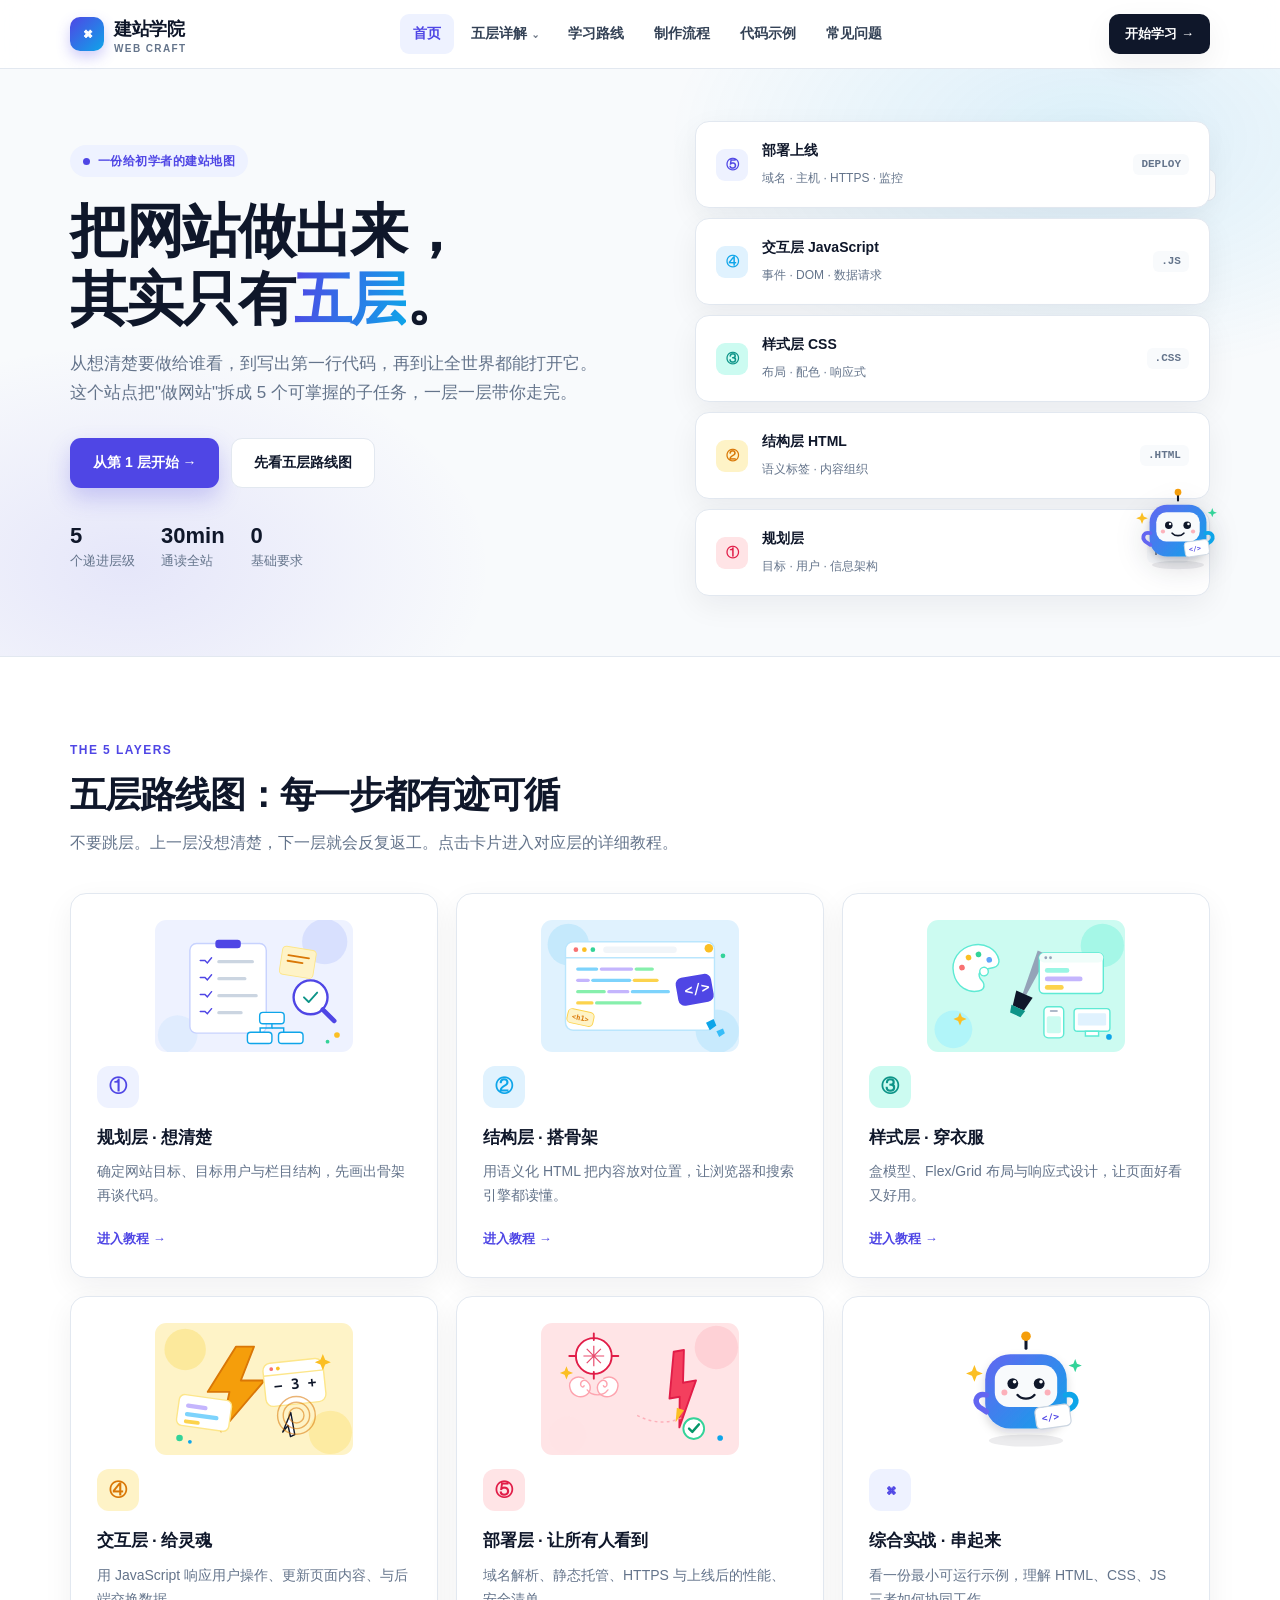
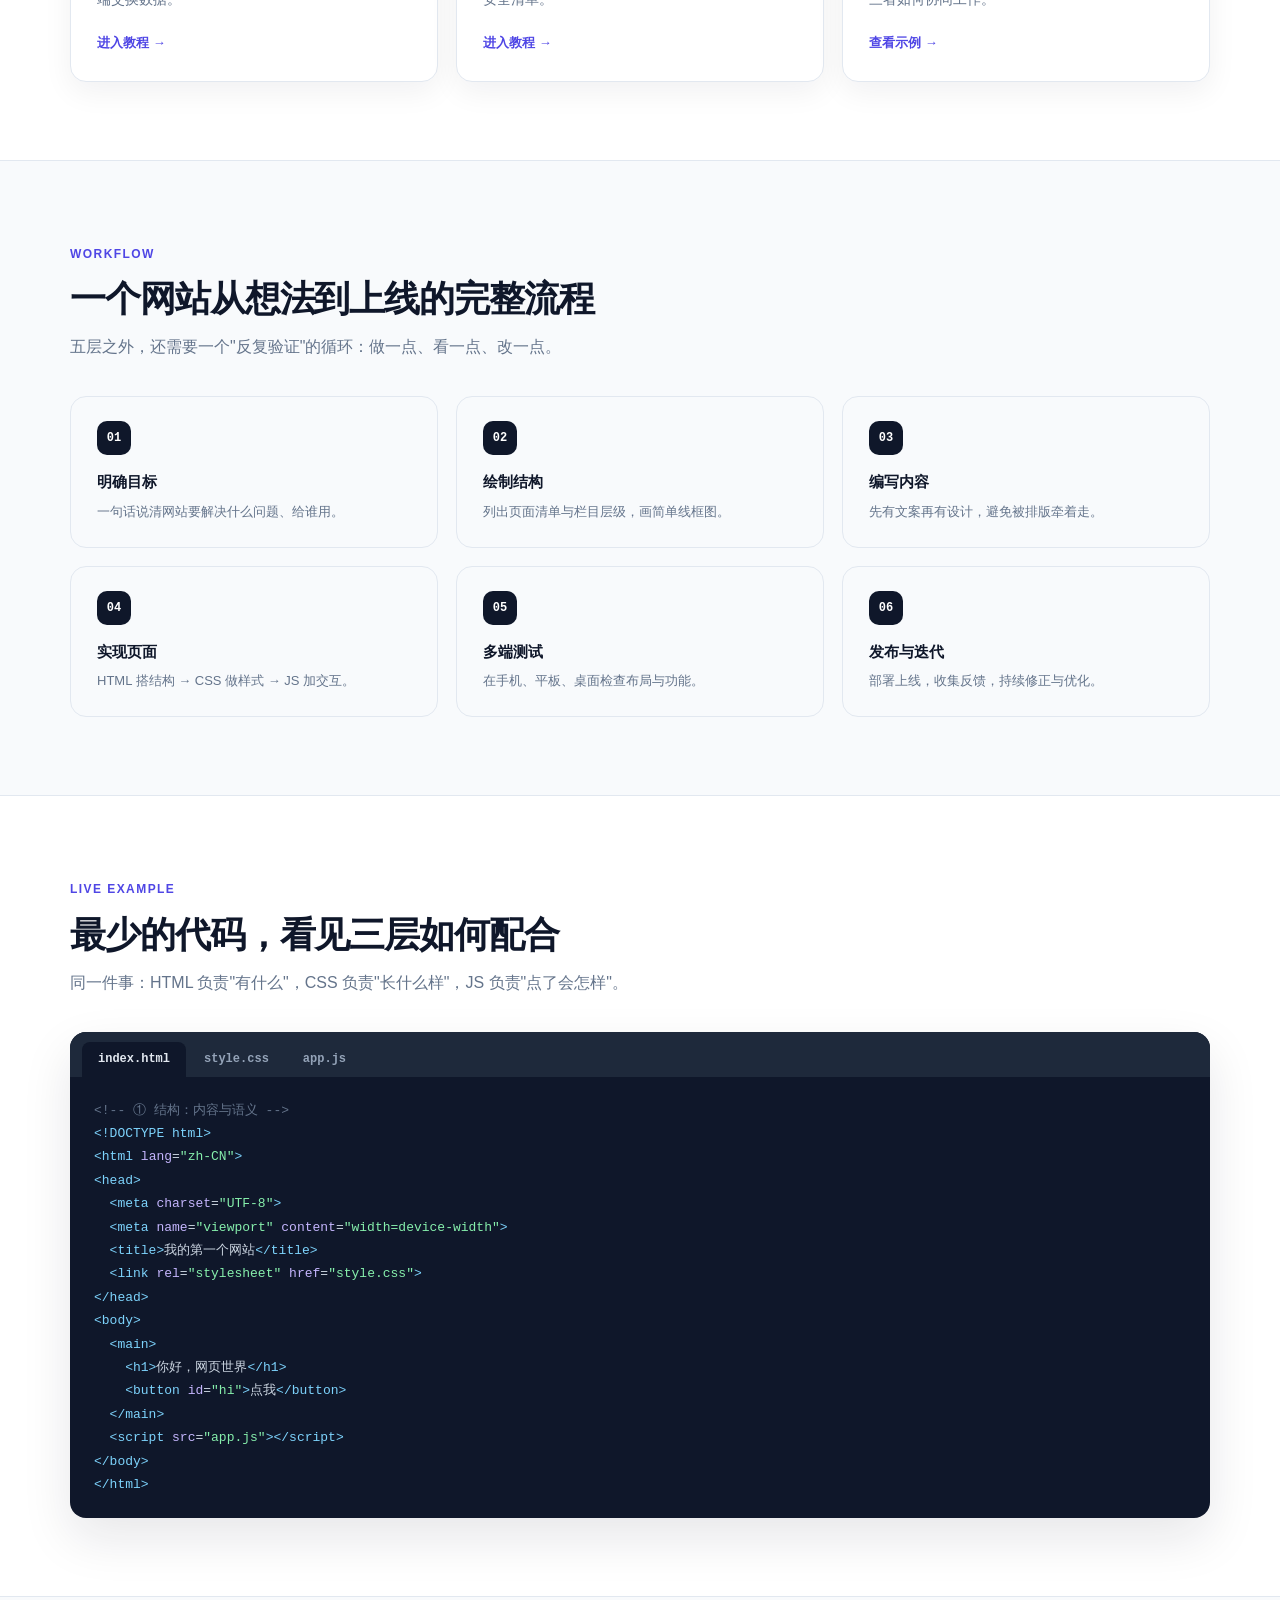
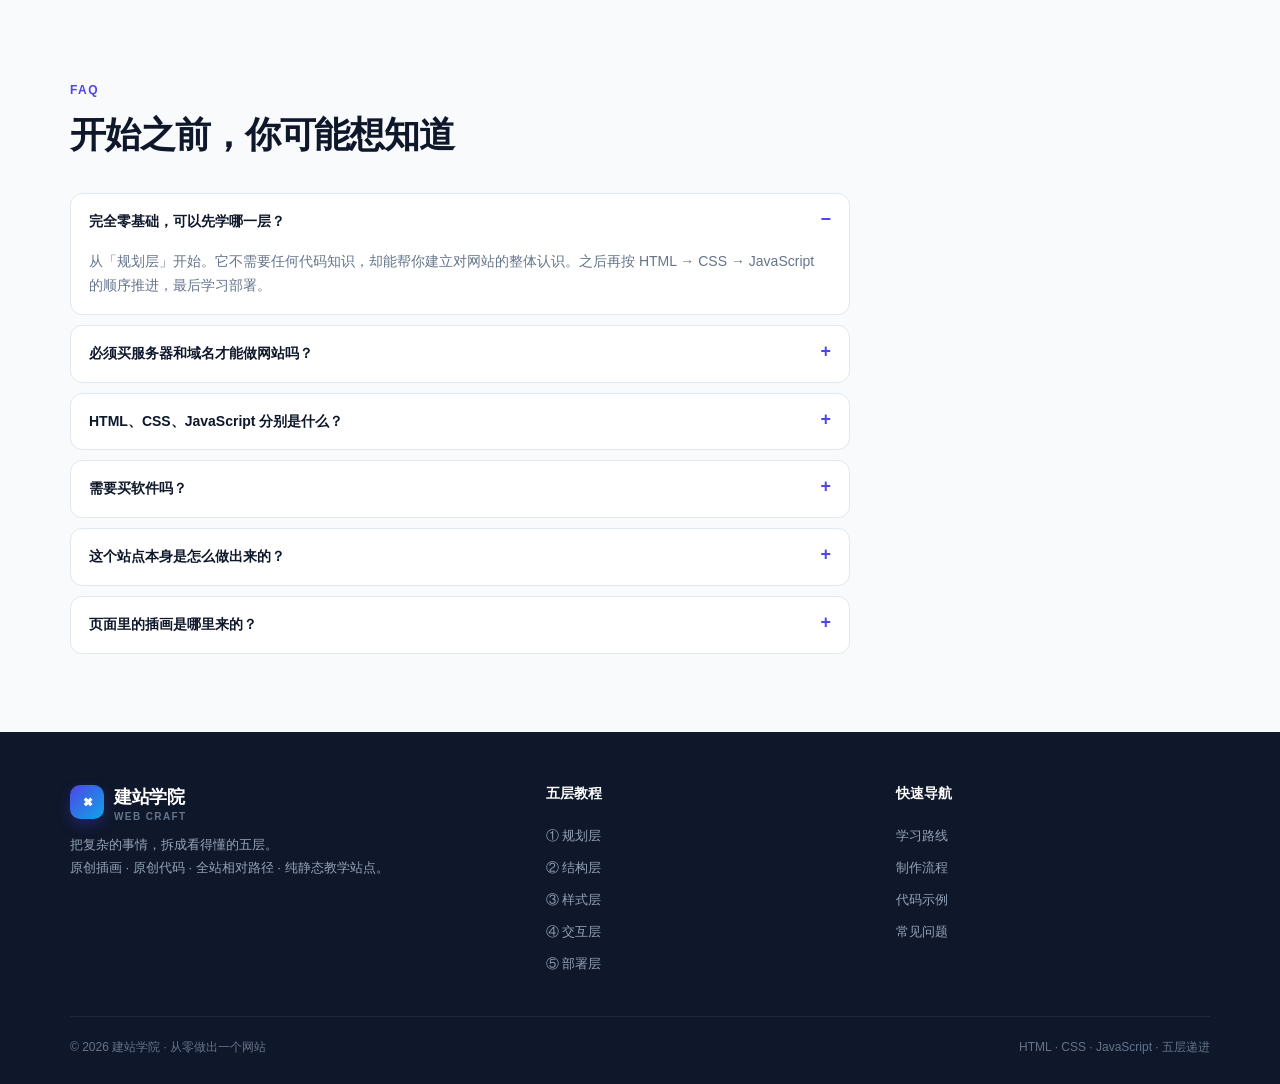
<file: webcraft-site/index.html>
<!DOCTYPE html>
<html lang="zh-CN">
<head>
  <meta charset="UTF-8">
  <meta name="viewport" content="width=device-width, initial-scale=1.0">
  <title>建站学院 · 从零做出一个网站</title>
  <meta name="description" content="用五层结构理解网站制作：规划、HTML 结构、CSS 样式、JavaScript 交互、部署上线。">
  <link rel="icon" href="assets/img/favicon.svg" type="image/svg+xml">
  <link rel="stylesheet" href="assets/css/style.css">
</head>
<body data-page="home">

  <!-- ============ 顶部导航（一级） ============ -->
  <header class="site-header">
    <div class="container header-inner">
      <a class="brand" href="index.html">
        <span class="brand-mark">⌘</span>
        <span>建站学院<small>WEB CRAFT</small></span>
      </a>
      <button class="menu-btn" aria-label="打开菜单">☰</button>
      <nav class="nav">
        <a href="index.html" data-page="home">首页</a>
        <div class="dropdown">
          <button class="nav-trigger">五层详解</button>
          <div class="dropdown-menu">
            <span class="dm-label">按学习顺序</span>
            <a href="pages/plan.html">① 规划层</a>
            <a href="pages/html.html">② 结构层 HTML</a>
            <a href="pages/css.html">③ 样式层 CSS</a>
            <a href="pages/javascript.html">④ 交互层 JS</a>
            <a href="pages/deploy.html">⑤ 部署层</a>
          </div>
        </div>
        <a href="#roadmap">学习路线</a>
        <a href="#flow">制作流程</a>
        <a href="#code">代码示例</a>
        <a href="#faq">常见问题</a>
      </nav>
      <a class="header-cta" href="pages/plan.html">开始学习 →</a>
    </div>
  </header>

  <main>
    <!-- ============ 首屏 ============ -->
    <section class="hero">
      <div class="container hero-grid">
        <div>
          <span class="eyebrow"><span class="dot"></span> 一份给初学者的建站地图</span>
          <h1>把网站做出来，<br>其实只有<span class="grad">五层</span>。</h1>
          <p class="lead">从想清楚要做给谁看，到写出第一行代码，再到让全世界都能打开它。这个站点把"做网站"拆成 5 个可掌握的子任务，一层一层带你走完。</p>
          <div class="hero-actions">
            <a class="btn btn-primary" href="pages/plan.html">从第 1 层开始 →</a>
            <a class="btn btn-ghost" href="#roadmap">先看五层路线图</a>
          </div>
          <div class="hero-meta">
            <div><strong>5</strong>个递进层级</div>
            <div><strong>30min</strong>通读全站</div>
            <div><strong>0</strong>基础要求</div>
          </div>
        </div>

        <!-- 分层堆叠示意图 -->
        <div class="stack-wrap">
          <img class="hero-mascot" src="assets/img/mascot.svg" alt="建站学院吉祥物：举着代码卡片的小机器人">
          <div class="stack-note">点一下卡片试试 ↗</div>
          <div class="stack">
            <div class="layer l1">
              <span class="ln">⑤</span>
              <div><strong>部署上线</strong><span>域名 · 主机 · HTTPS · 监控</span></div>
              <span class="tag">DEPLOY</span>
            </div>
            <div class="layer l2">
              <span class="ln">④</span>
              <div><strong>交互层 JavaScript</strong><span>事件 · DOM · 数据请求</span></div>
              <span class="tag">.JS</span>
            </div>
            <div class="layer l3">
              <span class="ln">③</span>
              <div><strong>样式层 CSS</strong><span>布局 · 配色 · 响应式</span></div>
              <span class="tag">.CSS</span>
            </div>
            <div class="layer l4">
              <span class="ln">②</span>
              <div><strong>结构层 HTML</strong><span>语义标签 · 内容组织</span></div>
              <span class="tag">.HTML</span>
            </div>
            <div class="layer l5">
              <span class="ln">①</span>
              <div><strong>规划层</strong><span>目标 · 用户 · 信息架构</span></div>
              <span class="tag">PLAN</span>
            </div>
          </div>
        </div>
      </div>
    </section>

    <!-- ============ 五层路线图 ============ -->
    <section class="section alt" id="roadmap">
      <div class="container">
        <div class="section-head reveal">
          <span class="section-kicker">The 5 Layers</span>
          <h2>五层路线图：每一步都有迹可循</h2>
          <p>不要跳层。上一层没想清楚，下一层就会反复返工。点击卡片进入对应层的详细教程。</p>
        </div>
        <div class="card-grid">
          <a class="card reveal" href="pages/plan.html">
            <img class="card-img" src="assets/img/layer-plan.svg" alt="规划层插画：清单、放大镜与网站地图">
            <div class="card-icon bg-brand">①</div>
            <h3>规划层 · 想清楚</h3>
            <p>确定网站目标、目标用户与栏目结构，先画出骨架再谈代码。</p>
            <span class="more">进入教程 <span>→</span></span>
          </a>
          <a class="card reveal" href="pages/html.html">
            <img class="card-img" src="assets/img/layer-html.svg" alt="结构层插画：浏览器窗口与 HTML 标签">
            <div class="card-icon bg-sky">②</div>
            <h3>结构层 · 搭骨架</h3>
            <p>用语义化 HTML 把内容放对位置，让浏览器和搜索引擎都读懂。</p>
            <span class="more">进入教程 <span>→</span></span>
          </a>
          <a class="card reveal" href="pages/css.html">
            <img class="card-img" src="assets/img/layer-css.svg" alt="样式层插画：调色盘、画笔与多端布局">
            <div class="card-icon bg-teal">③</div>
            <h3>样式层 · 穿衣服</h3>
            <p>盒模型、Flex/Grid 布局与响应式设计，让页面好看又好用。</p>
            <span class="more">进入教程 <span>→</span></span>
          </a>
          <a class="card reveal" href="pages/javascript.html">
            <img class="card-img" src="assets/img/layer-js.svg" alt="交互层插画：闪电、计数器与点击涟漪">
            <div class="card-icon bg-amber">④</div>
            <h3>交互层 · 给灵魂</h3>
            <p>用 JavaScript 响应用户操作、更新页面内容、与后端交换数据。</p>
            <span class="more">进入教程 <span>→</span></span>
          </a>
          <a class="card reveal" href="pages/deploy.html">
            <img class="card-img" src="assets/img/layer-deploy.svg" alt="部署层插画：云、地球与升空的火箭">
            <div class="card-icon bg-rose">⑤</div>
            <h3>部署层 · 让所有人看到</h3>
            <p>域名解析、静态托管、HTTPS 与上线后的性能、安全清单。</p>
            <span class="more">进入教程 <span>→</span></span>
          </a>
          <a class="card reveal" href="#code">
            <img class="card-img" src="assets/img/mascot.svg" alt="本站吉祥物小机器人，手里举着代码卡片">
            <div class="card-icon bg-brand">⌘</div>
            <h3>综合实战 · 串起来</h3>
            <p>看一份最小可运行示例，理解 HTML、CSS、JS 三者如何协同工作。</p>
            <span class="more">查看示例 <span>→</span></span>
          </a>
        </div>
      </div>
    </section>

    <!-- ============ 制作流程 ============ -->
    <section class="section" id="flow">
      <div class="container">
        <div class="section-head reveal">
          <span class="section-kicker">Workflow</span>
          <h2>一个网站从想法到上线的完整流程</h2>
          <p>五层之外，还需要一个"反复验证"的循环：做一点、看一点、改一点。</p>
        </div>
        <div class="timeline">
          <div class="step reveal"><h4>明确目标</h4><p>一句话说清网站要解决什么问题、给谁用。</p></div>
          <div class="step reveal"><h4>绘制结构</h4><p>列出页面清单与栏目层级，画简单线框图。</p></div>
          <div class="step reveal"><h4>编写内容</h4><p>先有文案再有设计，避免被排版牵着走。</p></div>
          <div class="step reveal"><h4>实现页面</h4><p>HTML 搭结构 → CSS 做样式 → JS 加交互。</p></div>
          <div class="step reveal"><h4>多端测试</h4><p>在手机、平板、桌面检查布局与功能。</p></div>
          <div class="step reveal"><h4>发布与迭代</h4><p>部署上线，收集反馈，持续修正与优化。</p></div>
        </div>
      </div>
    </section>

    <!-- ============ 代码示例 ============ -->
    <section class="section alt" id="code">
      <div class="container">
        <div class="section-head reveal">
          <span class="section-kicker">Live Example</span>
          <h2>最少的代码，看见三层如何配合</h2>
          <p>同一件事：HTML 负责"有什么"，CSS 负责"长什么样"，JS 负责"点了会怎样"。</p>
        </div>
        <div class="code-panel reveal">
          <div class="code-tabs">
            <button class="code-tab active" data-target="code-html">index.html</button>
            <button class="code-tab" data-target="code-css">style.css</button>
            <button class="code-tab" data-target="code-js">app.js</button>
          </div>
<pre class="code-body active" id="code-html"><code><span class="c-com">&lt;!-- ① 结构：内容与语义 --&gt;</span>
<span class="c-tag">&lt;!DOCTYPE html&gt;</span>
<span class="c-tag">&lt;html</span> <span class="c-attr">lang</span>=<span class="c-str">"zh-CN"</span><span class="c-tag">&gt;</span>
<span class="c-tag">&lt;head&gt;</span>
  <span class="c-tag">&lt;meta</span> <span class="c-attr">charset</span>=<span class="c-str">"UTF-8"</span><span class="c-tag">&gt;</span>
  <span class="c-tag">&lt;meta</span> <span class="c-attr">name</span>=<span class="c-str">"viewport"</span> <span class="c-attr">content</span>=<span class="c-str">"width=device-width"</span><span class="c-tag">&gt;</span>
  <span class="c-tag">&lt;title&gt;</span>我的第一个网站<span class="c-tag">&lt;/title&gt;</span>
  <span class="c-tag">&lt;link</span> <span class="c-attr">rel</span>=<span class="c-str">"stylesheet"</span> <span class="c-attr">href</span>=<span class="c-str">"style.css"</span><span class="c-tag">&gt;</span>
<span class="c-tag">&lt;/head&gt;</span>
<span class="c-tag">&lt;body&gt;</span>
  <span class="c-tag">&lt;main&gt;</span>
    <span class="c-tag">&lt;h1&gt;</span>你好，网页世界<span class="c-tag">&lt;/h1&gt;</span>
    <span class="c-tag">&lt;button</span> <span class="c-attr">id</span>=<span class="c-str">"hi"</span><span class="c-tag">&gt;</span>点我<span class="c-tag">&lt;/button&gt;</span>
  <span class="c-tag">&lt;/main&gt;</span>
  <span class="c-tag">&lt;script</span> <span class="c-attr">src</span>=<span class="c-str">"app.js"</span><span class="c-tag">&gt;&lt;/script&gt;</span>
<span class="c-tag">&lt;/body&gt;</span>
<span class="c-tag">&lt;/html&gt;</span></code></pre>
<pre class="code-body" id="code-css"><code><span class="c-com">/* ② 样式：变量、布局、响应式 */</span>
<span class="c-sel">:root</span> { <span class="c-prop">--brand</span>: <span class="c-num">#4f46e5</span>; }
<span class="c-sel">*</span> { <span class="c-prop">box-sizing</span>: border-box; }
<span class="c-sel">body</span> {
  <span class="c-prop">font-family</span>: system-ui, sans-serif;
  <span class="c-prop">margin</span>: <span class="c-num">0</span>;
}
<span class="c-sel">main</span> {
  <span class="c-prop">max-width</span>: <span class="c-num">720px</span>;
  <span class="c-prop">margin</span>: <span class="c-num">40px</span> auto;
}
<span class="c-sel">button</span> {
  <span class="c-prop">background</span>: <span class="c-fn">var</span>(--brand);
  <span class="c-prop">color</span>: white; <span class="c-prop">border</span>: <span class="c-num">0</span>;
  <span class="c-prop">padding</span>: <span class="c-num">10px 18px</span>; <span class="c-prop">border-radius</span>: <span class="c-num">8px</span>;
}
<span class="c-kw">@media</span> (<span class="c-prop">max-width</span>: <span class="c-num">600px</span>) {
  <span class="c-sel">main</span> { <span class="c-prop">margin</span>: <span class="c-num">20px</span>; }
}</code></pre>
<pre class="code-body" id="code-js"><code><span class="c-com">// ③ 交互：找到元素，监听事件</span>
<span class="c-kw">const</span> btn = document.<span class="c-fn">querySelector</span>(<span class="c-str">"#hi"</span>);

btn.<span class="c-fn">addEventListener</span>(<span class="c-str">"click"</span>, () =&gt; {
  <span class="c-fn">alert</span>(<span class="c-str">"你好！这是 JavaScript 的回应。"</span>);
});

<span class="c-com">// 三个文件放在同一目录，双击 index.html 就能运行</span></code></pre>
        </div>
      </div>
    </section>

    <!-- ============ FAQ ============ -->
    <section class="section" id="faq">
      <div class="container">
        <div class="section-head reveal">
          <span class="section-kicker">FAQ</span>
          <h2>开始之前，你可能想知道</h2>
        </div>
        <div class="faq reveal">
          <details open>
            <summary>完全零基础，可以先学哪一层？</summary>
            <p>从「规划层」开始。它不需要任何代码知识，却能帮你建立对网站的整体认识。之后再按 HTML → CSS → JavaScript 的顺序推进，最后学习部署。</p>
          </details>
          <details>
            <summary>必须买服务器和域名才能做网站吗？</summary>
            <p>不必。学习阶段可以直接在本地创建 HTML 文件双击打开；想发布时，有很多免费静态托管平台可用。域名和服务器是进阶选项，详见「部署层」。</p>
          </details>
          <details>
            <summary>HTML、CSS、JavaScript 分别是什么？</summary>
            <p>HTML 定义内容结构，CSS 控制视觉表现，JavaScript 实现交互逻辑。可以把它们理解成建筑的骨架、装修与智能家居系统。</p>
          </details>
          <details>
            <summary>需要买软件吗？</summary>
            <p>不需要。系统自带的记事本就能写代码，推荐安装免费的 VS Code 编辑器，它有语法高亮和自动补全，效率更高。</p>
          </details>
          <details>
            <summary>这个站点本身是怎么做出来的？</summary>
            <p>它就使用了你正在学的这套技术：HTML 负责页面结构、一份共享 CSS 统一视觉、一段 JavaScript 处理菜单、标签切换和滚动效果，五个页面通过链接互联。</p>
          </details>
          <details>
            <summary>页面里的插画是哪里来的？</summary>
            <p>全部是本站点手写的原创 SVG 插画，包括吉祥物、五层主题图和站点图标；代码也是原创编写，没有使用网上下载的现成页面或素材，你可以在浏览器的开发者工具里查看它们的源码。</p>
          </details>
        </div>
      </div>
    </section>
  </main>

  <!-- ============ 页脚 ============ -->
  <footer class="site-footer">
    <div class="container">
      <div class="footer-grid">
        <div>
          <div class="brand"><span class="brand-mark">⌘</span><span>建站学院<small>WEB CRAFT</small></span></div>
          <p>把复杂的事情，拆成看得懂的五层。<br>原创插画 · 原创代码 · 全站相对路径 · 纯静态教学站点。</p>
        </div>
        <div>
          <h4>五层教程</h4>
          <div class="footer-links">
            <a href="pages/plan.html">① 规划层</a>
            <a href="pages/html.html">② 结构层</a>
            <a href="pages/css.html">③ 样式层</a>
            <a href="pages/javascript.html">④ 交互层</a>
            <a href="pages/deploy.html">⑤ 部署层</a>
          </div>
        </div>
        <div>
          <h4>快速导航</h4>
          <div class="footer-links">
            <a href="#roadmap">学习路线</a>
            <a href="#flow">制作流程</a>
            <a href="#code">代码示例</a>
            <a href="#faq">常见问题</a>
          </div>
        </div>
      </div>
      <div class="footer-bottom">
        <span>© <span data-year>2026</span> 建站学院 · 从零做出一个网站</span>
        <span>HTML · CSS · JavaScript · 五层递进</span>
      </div>
    </div>
  </footer>

  <button class="to-top" aria-label="返回顶部">↑</button>
  <script src="assets/js/main.js"></script>
</body>
</html>
</file>
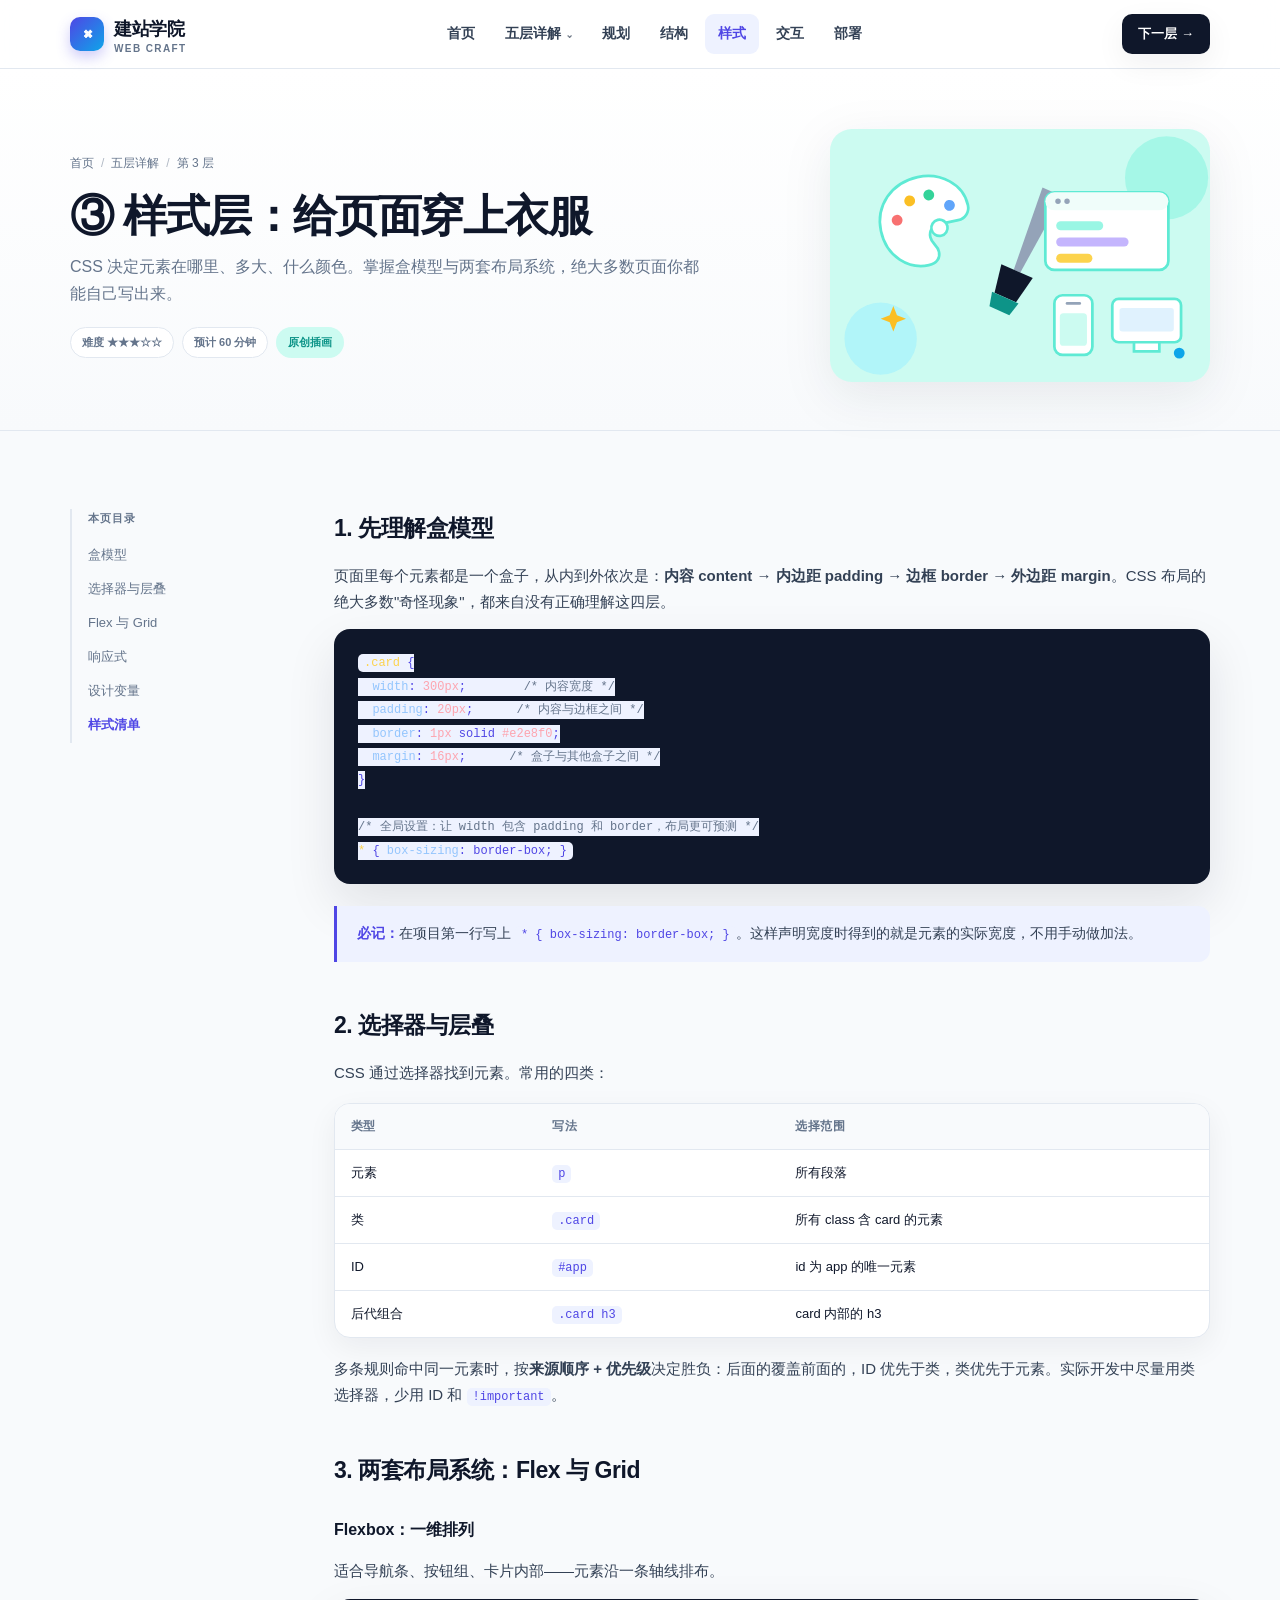
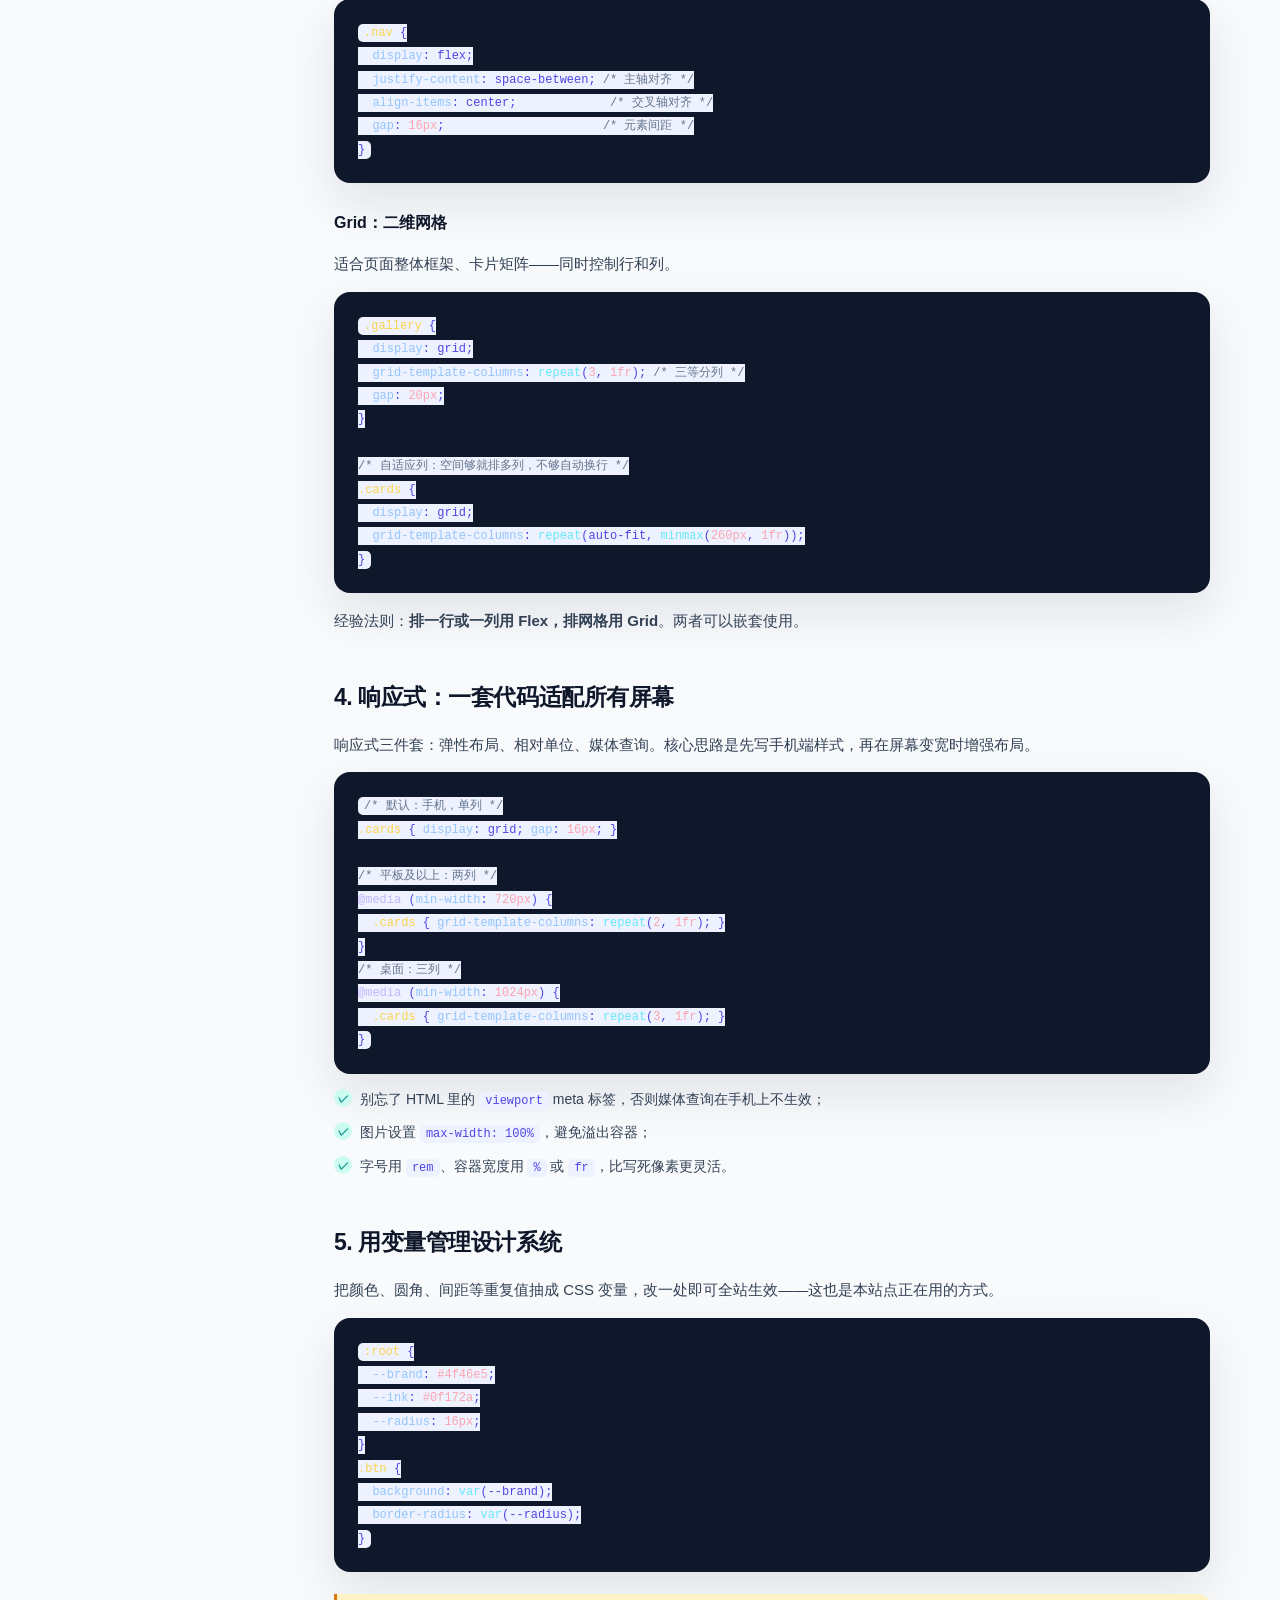
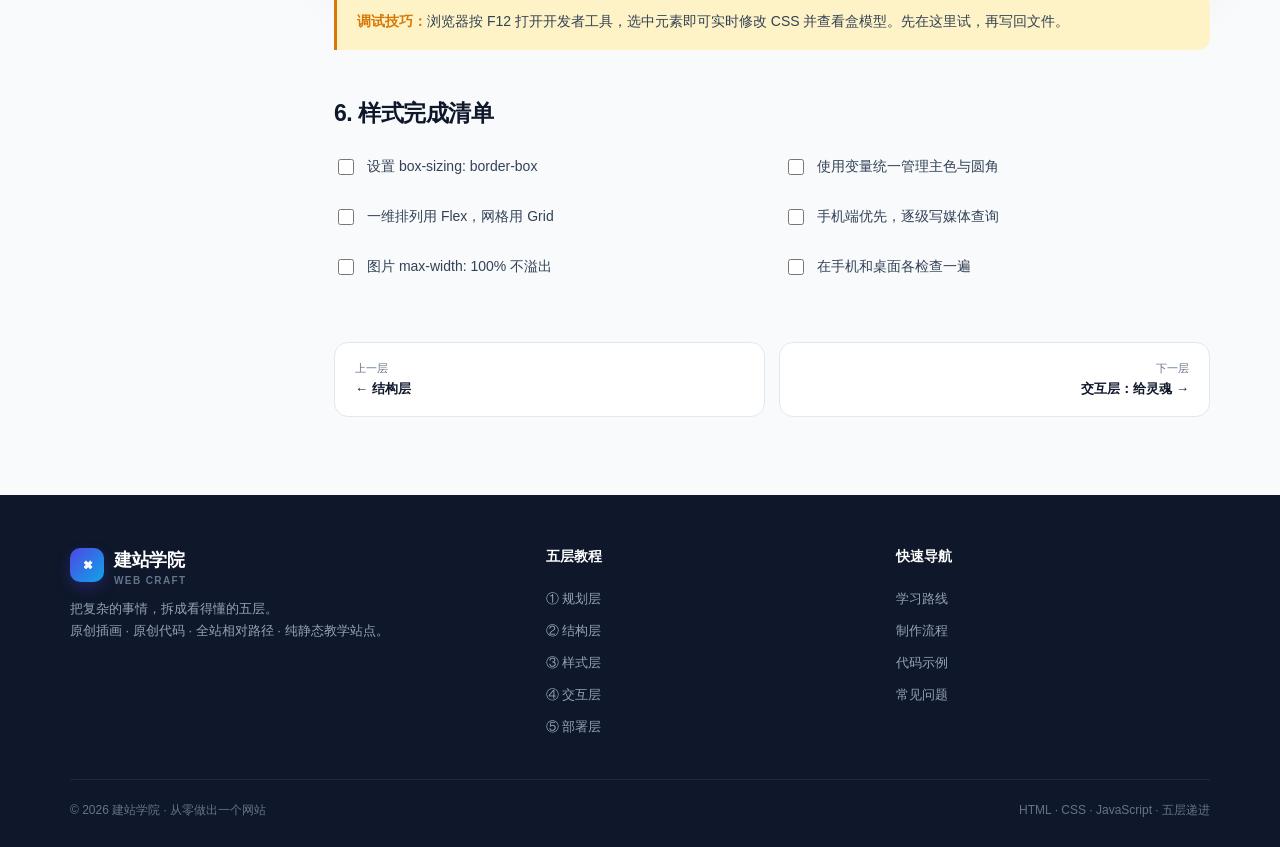
<file: webcraft-site/pages/css.html>
<!DOCTYPE html>
<html lang="zh-CN">
<head>
  <meta charset="UTF-8">
  <meta name="viewport" content="width=device-width, initial-scale=1.0">
  <title>第 3 层 · 样式层 CSS | 建站学院</title>
  <meta name="description" content="网站制作的第三层：盒模型、选择器、Flex/Grid 布局、响应式与设计变量。">
  <link rel="icon" href="../assets/img/favicon.svg" type="image/svg+xml">
  <link rel="stylesheet" href="../assets/css/style.css">
</head>
<body data-page="css">

  <header class="site-header">
    <div class="container header-inner">
      <a class="brand" href="../index.html"><span class="brand-mark">⌘</span><span>建站学院<small>WEB CRAFT</small></span></a>
      <button class="menu-btn" aria-label="打开菜单">☰</button>
      <nav class="nav">
        <a href="../index.html">首页</a>
        <div class="dropdown">
          <button class="nav-trigger">五层详解</button>
          <div class="dropdown-menu">
            <span class="dm-label">按学习顺序</span>
            <a href="plan.html">① 规划层</a>
            <a href="html.html">② 结构层 HTML</a>
            <a href="css.html">③ 样式层 CSS</a>
            <a href="javascript.html">④ 交互层 JS</a>
            <a href="deploy.html">⑤ 部署层</a>
          </div>
        </div>
        <a href="plan.html">规划</a>
        <a href="html.html">结构</a>
        <a href="css.html" data-page="css">样式</a>
        <a href="javascript.html">交互</a>
        <a href="deploy.html">部署</a>
      </nav>
      <a class="header-cta" href="javascript.html">下一层 →</a>
    </div>
  </header>

  <main>
    <section class="page-hero">
      <div class="container page-hero-inner">
        <div>
          <div class="crumb"><a href="../index.html">首页</a><span>/</span>五层详解<span>/</span>第 3 层</div>
          <h1>③ 样式层：给页面穿上衣服</h1>
          <p>CSS 决定元素在哪里、多大、什么颜色。掌握盒模型与两套布局系统，绝大多数页面你都能自己写出来。</p>
          <div class="badge-row"><span class="badge">难度 ★★★☆☆</span><span class="badge">预计 60 分钟</span><span class="badge orig">原创插画</span></div>
        </div>
        <img class="page-illustration" src="../assets/img/layer-css.svg" alt="样式层插画：调色盘、画笔、布局卡片与手机电脑预览">
      </div>
    </section>

    <section class="section">
      <div class="container content">
        <aside class="toc">
          <div class="toc-title">本页目录</div>
          <a href="#box">盒模型</a>
          <a href="#selectors">选择器与层叠</a>
          <a href="#layout">Flex 与 Grid</a>
          <a href="#responsive">响应式</a>
          <a href="#tokens">设计变量</a>
          <a href="#checklist">样式清单</a>
        </aside>

        <article class="article">
          <h2 id="box">1. 先理解盒模型</h2>
          <p>页面里每个元素都是一个盒子，从内到外依次是：<strong>内容 content → 内边距 padding → 边框 border → 外边距 margin</strong>。CSS 布局的绝大多数"奇怪现象"，都来自没有正确理解这四层。</p>
          <div class="code-panel">
<pre class="code-body active"><code><span class="c-sel">.card</span> {
  <span class="c-prop">width</span>: <span class="c-num">300px</span>;        <span class="c-com">/* 内容宽度 */</span>
  <span class="c-prop">padding</span>: <span class="c-num">20px</span>;      <span class="c-com">/* 内容与边框之间 */</span>
  <span class="c-prop">border</span>: <span class="c-num">1px</span> solid <span class="c-num">#e2e8f0</span>;
  <span class="c-prop">margin</span>: <span class="c-num">16px</span>;      <span class="c-com">/* 盒子与其他盒子之间 */</span>
}

<span class="c-com">/* 全局设置：让 width 包含 padding 和 border，布局更可预测 */</span>
<span class="c-sel">*</span> { <span class="c-prop">box-sizing</span>: border-box; }</code></pre>
          </div>
          <div class="note"><strong>必记：</strong>在项目第一行写上 <code>* { box-sizing: border-box; }</code>。这样声明宽度时得到的就是元素的实际宽度，不用手动做加法。</div>

          <h2 id="selectors">2. 选择器与层叠</h2>
          <p>CSS 通过选择器找到元素。常用的四类：</p>
          <div class="table-wrap">
            <table>
              <thead><tr><th>类型</th><th>写法</th><th>选择范围</th></tr></thead>
              <tbody>
                <tr><td>元素</td><td><code>p</code></td><td>所有段落</td></tr>
                <tr><td>类</td><td><code>.card</code></td><td>所有 class 含 card 的元素</td></tr>
                <tr><td>ID</td><td><code>#app</code></td><td>id 为 app 的唯一元素</td></tr>
                <tr><td>后代组合</td><td><code>.card h3</code></td><td>card 内部的 h3</td></tr>
              </tbody>
            </table>
          </div>
          <p>多条规则命中同一元素时，按<strong>来源顺序 + 优先级</strong>决定胜负：后面的覆盖前面的，ID 优先于类，类优先于元素。实际开发中尽量用类选择器，少用 ID 和 <code>!important</code>。</p>

          <h2 id="layout">3. 两套布局系统：Flex 与 Grid</h2>
          <h3>Flexbox：一维排列</h3>
          <p>适合导航条、按钮组、卡片内部——元素沿一条轴线排布。</p>
          <div class="code-panel">
<pre class="code-body active"><code><span class="c-sel">.nav</span> {
  <span class="c-prop">display</span>: flex;
  <span class="c-prop">justify-content</span>: space-between; <span class="c-com">/* 主轴对齐 */</span>
  <span class="c-prop">align-items</span>: center;             <span class="c-com">/* 交叉轴对齐 */</span>
  <span class="c-prop">gap</span>: <span class="c-num">16px</span>;                      <span class="c-com">/* 元素间距 */</span>
}</code></pre>
          </div>
          <h3>Grid：二维网格</h3>
          <p>适合页面整体框架、卡片矩阵——同时控制行和列。</p>
          <div class="code-panel">
<pre class="code-body active"><code><span class="c-sel">.gallery</span> {
  <span class="c-prop">display</span>: grid;
  <span class="c-prop">grid-template-columns</span>: <span class="c-fn">repeat</span>(<span class="c-num">3</span>, <span class="c-num">1fr</span>); <span class="c-com">/* 三等分列 */</span>
  <span class="c-prop">gap</span>: <span class="c-num">20px</span>;
}

<span class="c-com">/* 自适应列：空间够就排多列，不够自动换行 */</span>
<span class="c-sel">.cards</span> {
  <span class="c-prop">display</span>: grid;
  <span class="c-prop">grid-template-columns</span>: <span class="c-fn">repeat</span>(auto-fit, <span class="c-fn">minmax</span>(<span class="c-num">260px</span>, <span class="c-num">1fr</span>));
}</code></pre>
          </div>
          <p>经验法则：<strong>排一行或一列用 Flex，排网格用 Grid</strong>。两者可以嵌套使用。</p>

          <h2 id="responsive">4. 响应式：一套代码适配所有屏幕</h2>
          <p>响应式三件套：弹性布局、相对单位、媒体查询。核心思路是先写手机端样式，再在屏幕变宽时增强布局。</p>
          <div class="code-panel">
<pre class="code-body active"><code><span class="c-com">/* 默认：手机，单列 */</span>
<span class="c-sel">.cards</span> { <span class="c-prop">display</span>: grid; <span class="c-prop">gap</span>: <span class="c-num">16px</span>; }

<span class="c-com">/* 平板及以上：两列 */</span>
<span class="c-kw">@media</span> (<span class="c-prop">min-width</span>: <span class="c-num">720px</span>) {
  <span class="c-sel">.cards</span> { <span class="c-prop">grid-template-columns</span>: <span class="c-fn">repeat</span>(<span class="c-num">2</span>, <span class="c-num">1fr</span>); }
}
<span class="c-com">/* 桌面：三列 */</span>
<span class="c-kw">@media</span> (<span class="c-prop">min-width</span>: <span class="c-num">1024px</span>) {
  <span class="c-sel">.cards</span> { <span class="c-prop">grid-template-columns</span>: <span class="c-fn">repeat</span>(<span class="c-num">3</span>, <span class="c-num">1fr</span>); }
}</code></pre>
          </div>
          <ul class="points">
            <li>别忘了 HTML 里的 <code>viewport</code> meta 标签，否则媒体查询在手机上不生效；</li>
            <li>图片设置 <code>max-width: 100%</code>，避免溢出容器；</li>
            <li>字号用 <code>rem</code>、容器宽度用 <code>%</code> 或 <code>fr</code>，比写死像素更灵活。</li>
          </ul>

          <h2 id="tokens">5. 用变量管理设计系统</h2>
          <p>把颜色、圆角、间距等重复值抽成 CSS 变量，改一处即可全站生效——这也是本站点正在用的方式。</p>
          <div class="code-panel">
<pre class="code-body active"><code><span class="c-sel">:root</span> {
  <span class="c-prop">--brand</span>: <span class="c-num">#4f46e5</span>;
  <span class="c-prop">--ink</span>: <span class="c-num">#0f172a</span>;
  <span class="c-prop">--radius</span>: <span class="c-num">16px</span>;
}
<span class="c-sel">.btn</span> {
  <span class="c-prop">background</span>: <span class="c-fn">var</span>(--brand);
  <span class="c-prop">border-radius</span>: <span class="c-fn">var</span>(--radius);
}</code></pre>
          </div>
          <div class="note warn"><strong>调试技巧：</strong>浏览器按 F12 打开开发者工具，选中元素即可实时修改 CSS 并查看盒模型。先在这里试，再写回文件。</div>

          <h2 id="checklist">6. 样式完成清单</h2>
          <div class="checklist">
            <label><input type="checkbox" id="c1"><span>设置 box-sizing: border-box</span></label>
            <label><input type="checkbox" id="c2"><span>使用变量统一管理主色与圆角</span></label>
            <label><input type="checkbox" id="c3"><span>一维排列用 Flex，网格用 Grid</span></label>
            <label><input type="checkbox" id="c4"><span>手机端优先，逐级写媒体查询</span></label>
            <label><input type="checkbox" id="c5"><span>图片 max-width: 100% 不溢出</span></label>
            <label><input type="checkbox" id="c6"><span>在手机和桌面各检查一遍</span></label>
          </div>

          <div class="pager">
            <a href="html.html"><small>上一层</small>← 结构层</a>
            <a href="javascript.html"><small>下一层</small>交互层：给灵魂 →</a>
          </div>
        </article>
      </div>
    </section>
  </main>

  <footer class="site-footer">
    <div class="container">
      <div class="footer-grid">
        <div>
          <div class="brand"><span class="brand-mark">⌘</span><span>建站学院<small>WEB CRAFT</small></span></div>
          <p>把复杂的事情，拆成看得懂的五层。<br>原创插画 · 原创代码 · 全站相对路径 · 纯静态教学站点。</p>
        </div>
        <div><h4>五层教程</h4><div class="footer-links">
          <a href="plan.html">① 规划层</a><a href="html.html">② 结构层</a><a href="css.html">③ 样式层</a><a href="javascript.html">④ 交互层</a><a href="deploy.html">⑤ 部署层</a>
        </div></div>
        <div><h4>快速导航</h4><div class="footer-links">
          <a href="../index.html#roadmap">学习路线</a><a href="../index.html#flow">制作流程</a><a href="../index.html#code">代码示例</a><a href="../index.html#faq">常见问题</a>
        </div></div>
      </div>
      <div class="footer-bottom"><span>© <span data-year>2026</span> 建站学院 · 从零做出一个网站</span><span>HTML · CSS · JavaScript · 五层递进</span></div>
    </div>
  </footer>
  <button class="to-top" aria-label="返回顶部">↑</button>
  <script src="../assets/js/main.js"></script>
</body>
</html>
</file>
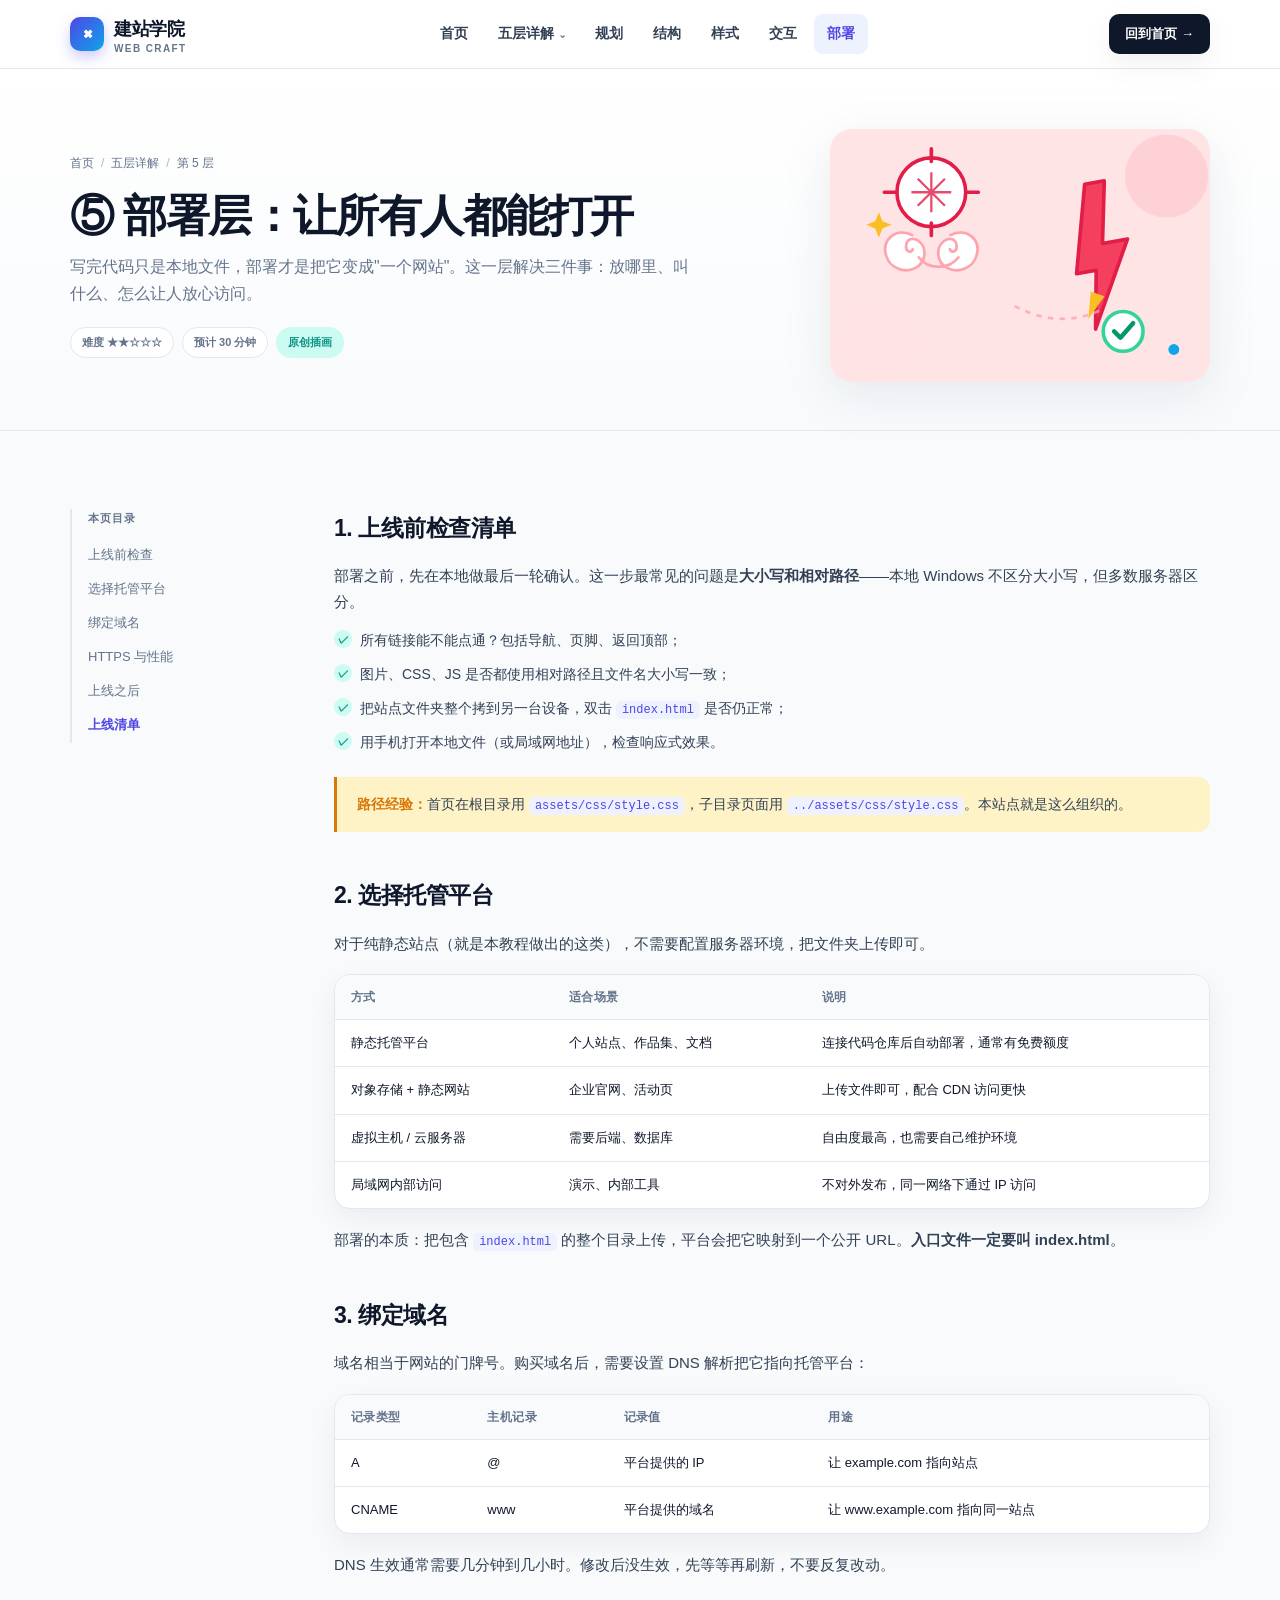
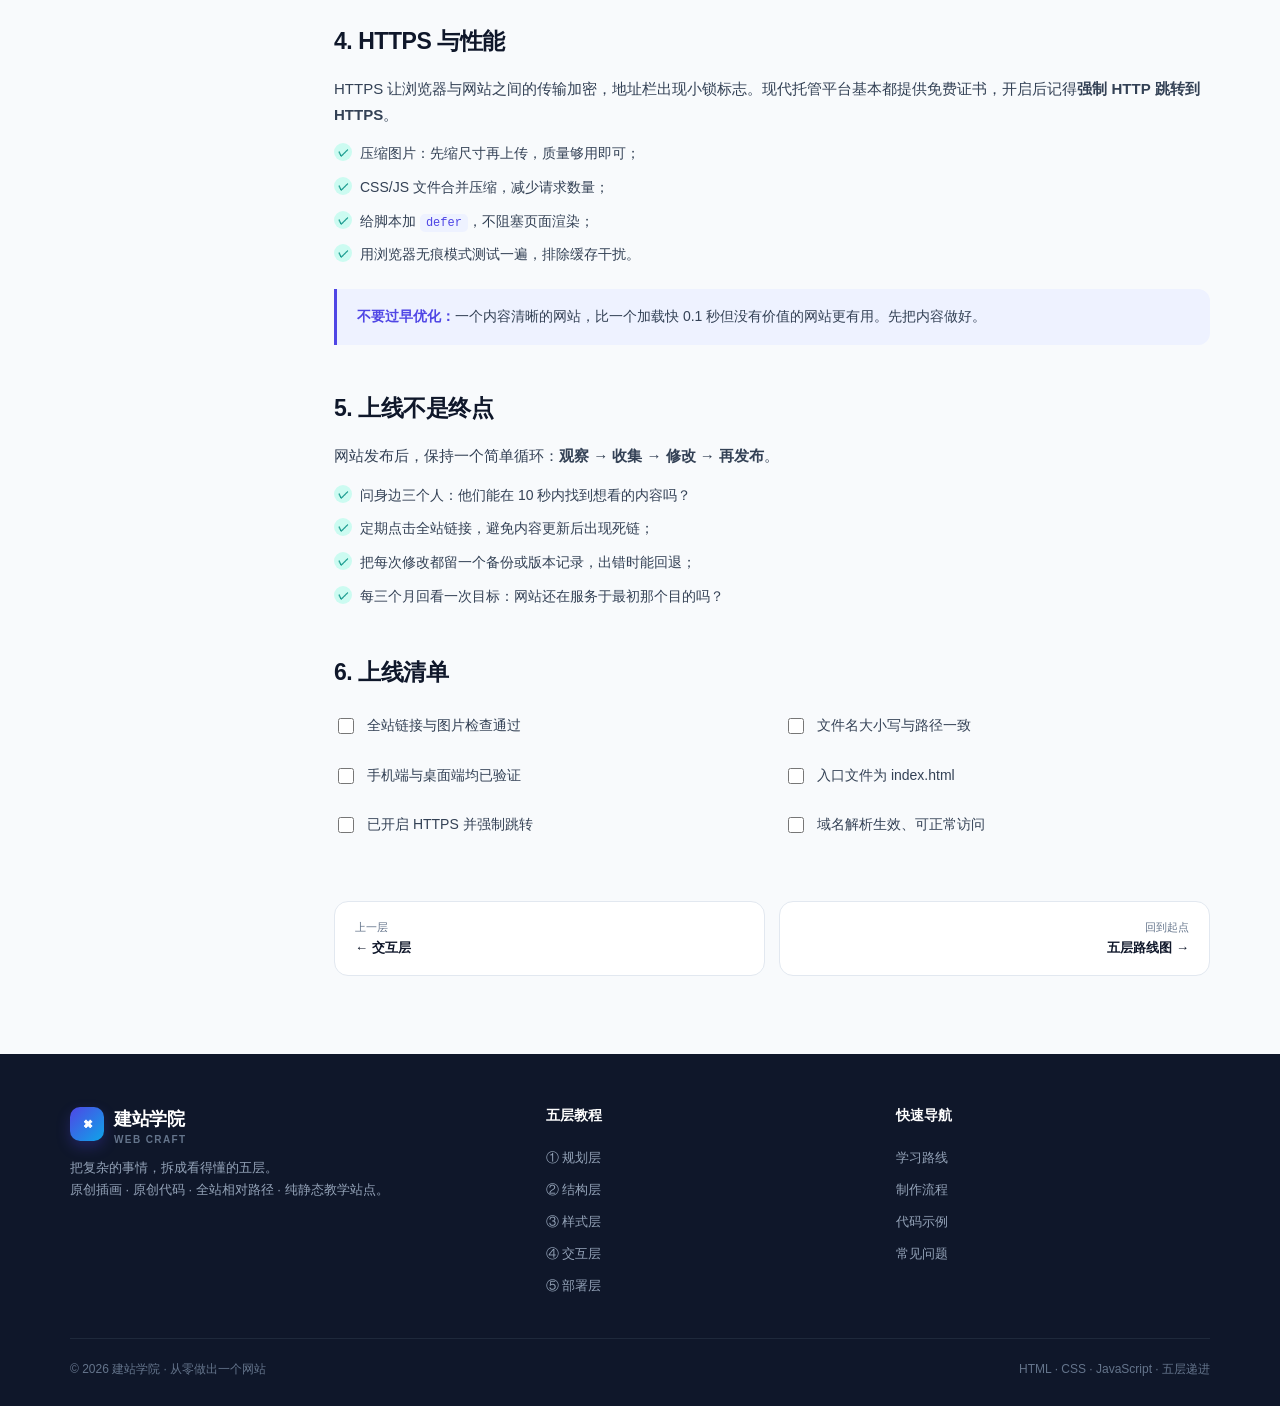
<file: webcraft-site/pages/deploy.html>
<!DOCTYPE html>
<html lang="zh-CN">
<head>
  <meta charset="UTF-8">
  <meta name="viewport" content="width=device-width, initial-scale=1.0">
  <title>第 5 层 · 部署层 | 建站学院</title>
  <meta name="description" content="网站制作的第五层：本地检查、静态托管、域名解析、HTTPS 与上线后的迭代。">
  <link rel="icon" href="../assets/img/favicon.svg" type="image/svg+xml">
  <link rel="stylesheet" href="../assets/css/style.css">
</head>
<body data-page="deploy">

  <header class="site-header">
    <div class="container header-inner">
      <a class="brand" href="../index.html"><span class="brand-mark">⌘</span><span>建站学院<small>WEB CRAFT</small></span></a>
      <button class="menu-btn" aria-label="打开菜单">☰</button>
      <nav class="nav">
        <a href="../index.html">首页</a>
        <div class="dropdown">
          <button class="nav-trigger">五层详解</button>
          <div class="dropdown-menu">
            <span class="dm-label">按学习顺序</span>
            <a href="plan.html">① 规划层</a>
            <a href="html.html">② 结构层 HTML</a>
            <a href="css.html">③ 样式层 CSS</a>
            <a href="javascript.html">④ 交互层 JS</a>
            <a href="deploy.html">⑤ 部署层</a>
          </div>
        </div>
        <a href="plan.html">规划</a>
        <a href="html.html">结构</a>
        <a href="css.html">样式</a>
        <a href="javascript.html">交互</a>
        <a href="deploy.html" data-page="deploy">部署</a>
      </nav>
      <a class="header-cta" href="../index.html">回到首页 →</a>
    </div>
  </header>

  <main>
    <section class="page-hero">
      <div class="container page-hero-inner">
        <div>
          <div class="crumb"><a href="../index.html">首页</a><span>/</span>五层详解<span>/</span>第 5 层</div>
          <h1>⑤ 部署层：让所有人都能打开</h1>
          <p>写完代码只是本地文件，部署才是把它变成"一个网站"。这一层解决三件事：放哪里、叫什么、怎么让人放心访问。</p>
          <div class="badge-row"><span class="badge">难度 ★★☆☆☆</span><span class="badge">预计 30 分钟</span><span class="badge orig">原创插画</span></div>
        </div>
        <img class="page-illustration" src="../assets/img/layer-deploy.svg" alt="部署层插画：云端、地球、升空火箭与成功勾选">
      </div>
    </section>

    <section class="section">
      <div class="container content">
        <aside class="toc">
          <div class="toc-title">本页目录</div>
          <a href="#prepare">上线前检查</a>
          <a href="#hosting">选择托管平台</a>
          <a href="#domain">绑定域名</a>
          <a href="#https">HTTPS 与性能</a>
          <a href="#iterate">上线之后</a>
          <a href="#checklist">上线清单</a>
        </aside>

        <article class="article">
          <h2 id="prepare">1. 上线前检查清单</h2>
          <p>部署之前，先在本地做最后一轮确认。这一步最常见的问题是<strong>大小写和相对路径</strong>——本地 Windows 不区分大小写，但多数服务器区分。</p>
          <ul class="points">
            <li>所有链接能不能点通？包括导航、页脚、返回顶部；</li>
            <li>图片、CSS、JS 是否都使用相对路径且文件名大小写一致；</li>
            <li>把站点文件夹整个拷到另一台设备，双击 <code>index.html</code> 是否仍正常；</li>
            <li>用手机打开本地文件（或局域网地址），检查响应式效果。</li>
          </ul>
          <div class="note warn"><strong>路径经验：</strong>首页在根目录用 <code>assets/css/style.css</code>，子目录页面用 <code>../assets/css/style.css</code>。本站点就是这么组织的。</div>

          <h2 id="hosting">2. 选择托管平台</h2>
          <p>对于纯静态站点（就是本教程做出的这类），不需要配置服务器环境，把文件夹上传即可。</p>
          <div class="table-wrap">
            <table>
              <thead><tr><th>方式</th><th>适合场景</th><th>说明</th></tr></thead>
              <tbody>
                <tr><td>静态托管平台</td><td>个人站点、作品集、文档</td><td>连接代码仓库后自动部署，通常有免费额度</td></tr>
                <tr><td>对象存储 + 静态网站</td><td>企业官网、活动页</td><td>上传文件即可，配合 CDN 访问更快</td></tr>
                <tr><td>虚拟主机 / 云服务器</td><td>需要后端、数据库</td><td>自由度最高，也需要自己维护环境</td></tr>
                <tr><td>局域网内部访问</td><td>演示、内部工具</td><td>不对外发布，同一网络下通过 IP 访问</td></tr>
              </tbody>
            </table>
          </div>
          <p>部署的本质：把包含 <code>index.html</code> 的整个目录上传，平台会把它映射到一个公开 URL。<strong>入口文件一定要叫 index.html</strong>。</p>

          <h2 id="domain">3. 绑定域名</h2>
          <p>域名相当于网站的门牌号。购买域名后，需要设置 DNS 解析把它指向托管平台：</p>
          <div class="table-wrap">
            <table>
              <thead><tr><th>记录类型</th><th>主机记录</th><th>记录值</th><th>用途</th></tr></thead>
              <tbody>
                <tr><td>A</td><td>@</td><td>平台提供的 IP</td><td>让 example.com 指向站点</td></tr>
                <tr><td>CNAME</td><td>www</td><td>平台提供的域名</td><td>让 www.example.com 指向同一站点</td></tr>
              </tbody>
            </table>
          </div>
          <p>DNS 生效通常需要几分钟到几小时。修改后没生效，先等等再刷新，不要反复改动。</p>

          <h2 id="https">4. HTTPS 与性能</h2>
          <p>HTTPS 让浏览器与网站之间的传输加密，地址栏出现小锁标志。现代托管平台基本都提供免费证书，开启后记得<strong>强制 HTTP 跳转到 HTTPS</strong>。</p>
          <ul class="points">
            <li>压缩图片：先缩尺寸再上传，质量够用即可；</li>
            <li>CSS/JS 文件合并压缩，减少请求数量；</li>
            <li>给脚本加 <code>defer</code>，不阻塞页面渲染；</li>
            <li>用浏览器无痕模式测试一遍，排除缓存干扰。</li>
          </ul>
          <div class="note"><strong>不要过早优化：</strong>一个内容清晰的网站，比一个加载快 0.1 秒但没有价值的网站更有用。先把内容做好。</div>

          <h2 id="iterate">5. 上线不是终点</h2>
          <p>网站发布后，保持一个简单循环：<strong>观察 → 收集 → 修改 → 再发布</strong>。</p>
          <ul class="points">
            <li>问身边三个人：他们能在 10 秒内找到想看的内容吗？</li>
            <li>定期点击全站链接，避免内容更新后出现死链；</li>
            <li>把每次修改都留一个备份或版本记录，出错时能回退；</li>
            <li>每三个月回看一次目标：网站还在服务于最初那个目的吗？</li>
          </ul>

          <h2 id="checklist">6. 上线清单</h2>
          <div class="checklist">
            <label><input type="checkbox" id="d1"><span>全站链接与图片检查通过</span></label>
            <label><input type="checkbox" id="d2"><span>文件名大小写与路径一致</span></label>
            <label><input type="checkbox" id="d3"><span>手机端与桌面端均已验证</span></label>
            <label><input type="checkbox" id="d4"><span>入口文件为 index.html</span></label>
            <label><input type="checkbox" id="d5"><span>已开启 HTTPS 并强制跳转</span></label>
            <label><input type="checkbox" id="d6"><span>域名解析生效、可正常访问</span></label>
          </div>

          <div class="pager">
            <a href="javascript.html"><small>上一层</small>← 交互层</a>
            <a href="../index.html"><small>回到起点</small>五层路线图 →</a>
          </div>
        </article>
      </div>
    </section>
  </main>

  <footer class="site-footer">
    <div class="container">
      <div class="footer-grid">
        <div>
          <div class="brand"><span class="brand-mark">⌘</span><span>建站学院<small>WEB CRAFT</small></span></div>
          <p>把复杂的事情，拆成看得懂的五层。<br>原创插画 · 原创代码 · 全站相对路径 · 纯静态教学站点。</p>
        </div>
        <div><h4>五层教程</h4><div class="footer-links">
          <a href="plan.html">① 规划层</a><a href="html.html">② 结构层</a><a href="css.html">③ 样式层</a><a href="javascript.html">④ 交互层</a><a href="deploy.html">⑤ 部署层</a>
        </div></div>
        <div><h4>快速导航</h4><div class="footer-links">
          <a href="../index.html#roadmap">学习路线</a><a href="../index.html#flow">制作流程</a><a href="../index.html#code">代码示例</a><a href="../index.html#faq">常见问题</a>
        </div></div>
      </div>
      <div class="footer-bottom"><span>© <span data-year>2026</span> 建站学院 · 从零做出一个网站</span><span>HTML · CSS · JavaScript · 五层递进</span></div>
    </div>
  </footer>
  <button class="to-top" aria-label="返回顶部">↑</button>
  <script src="../assets/js/main.js"></script>
</body>
</html>
</file>
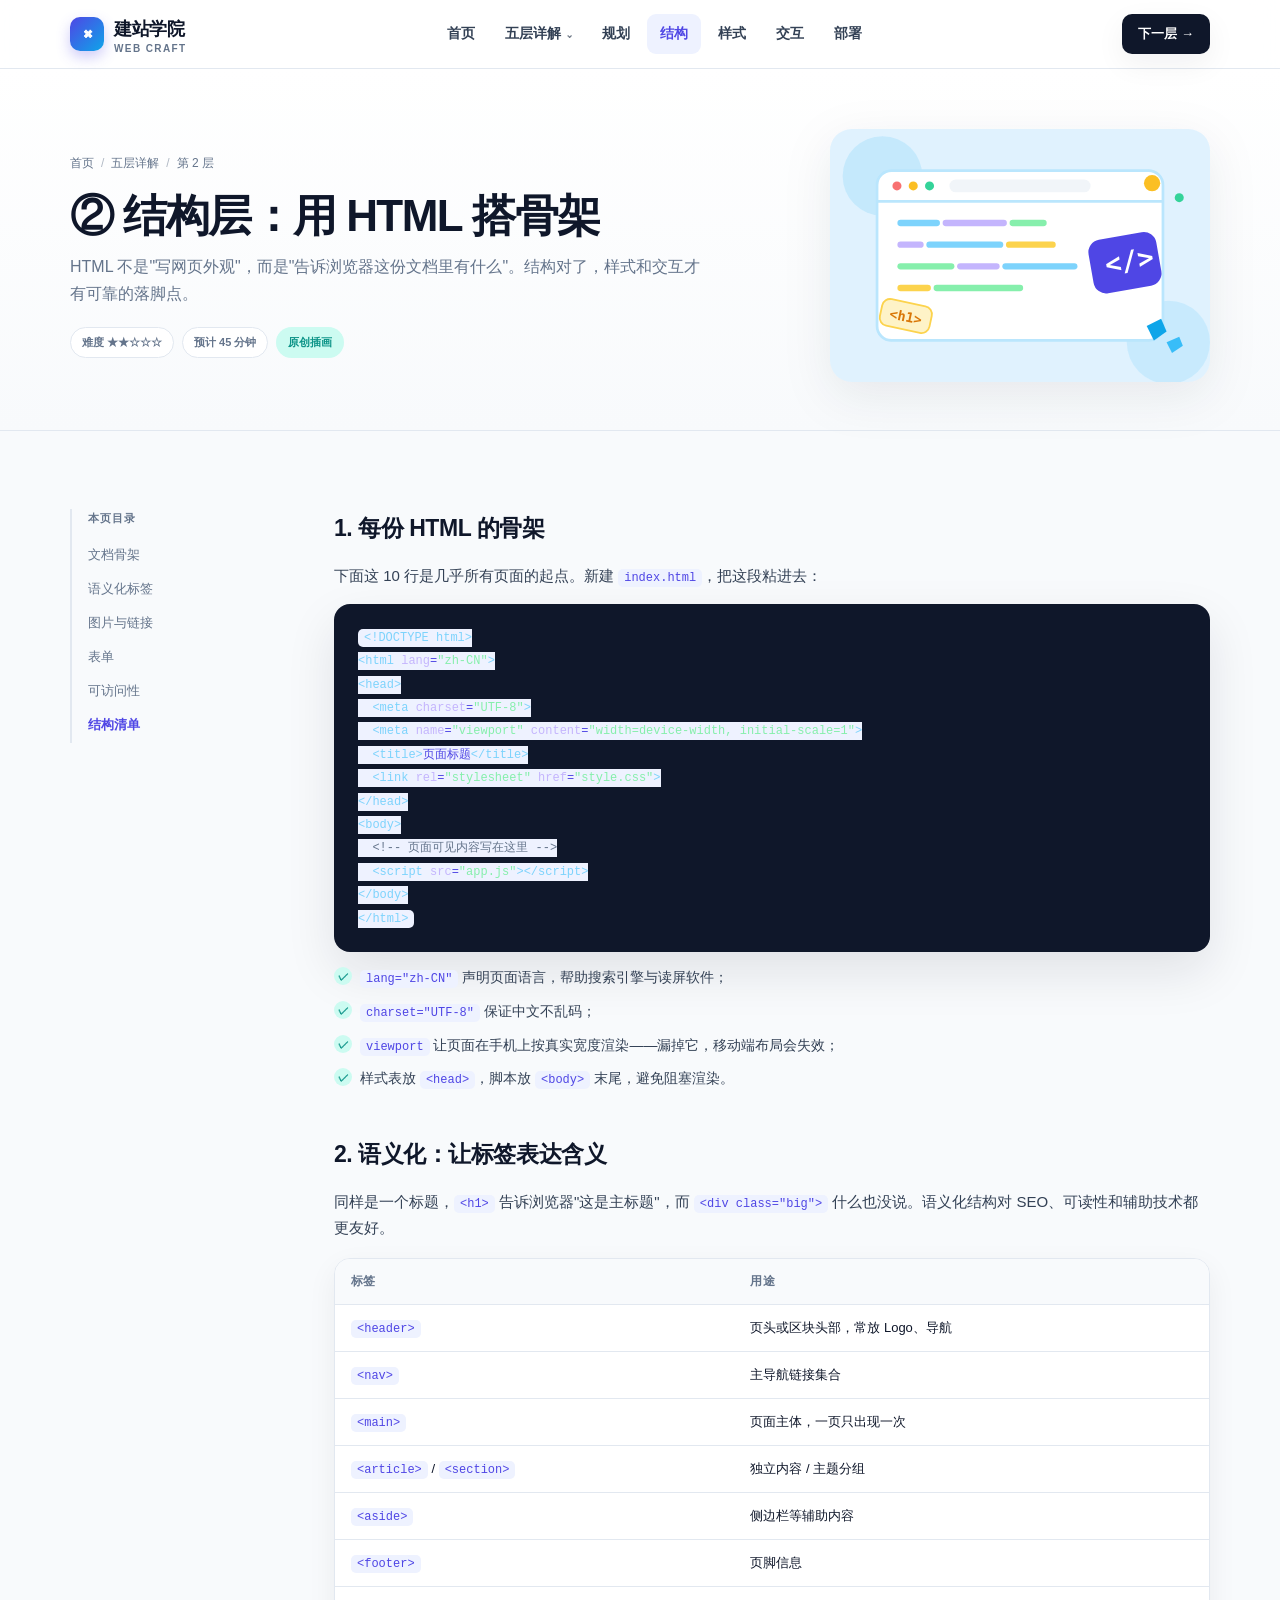
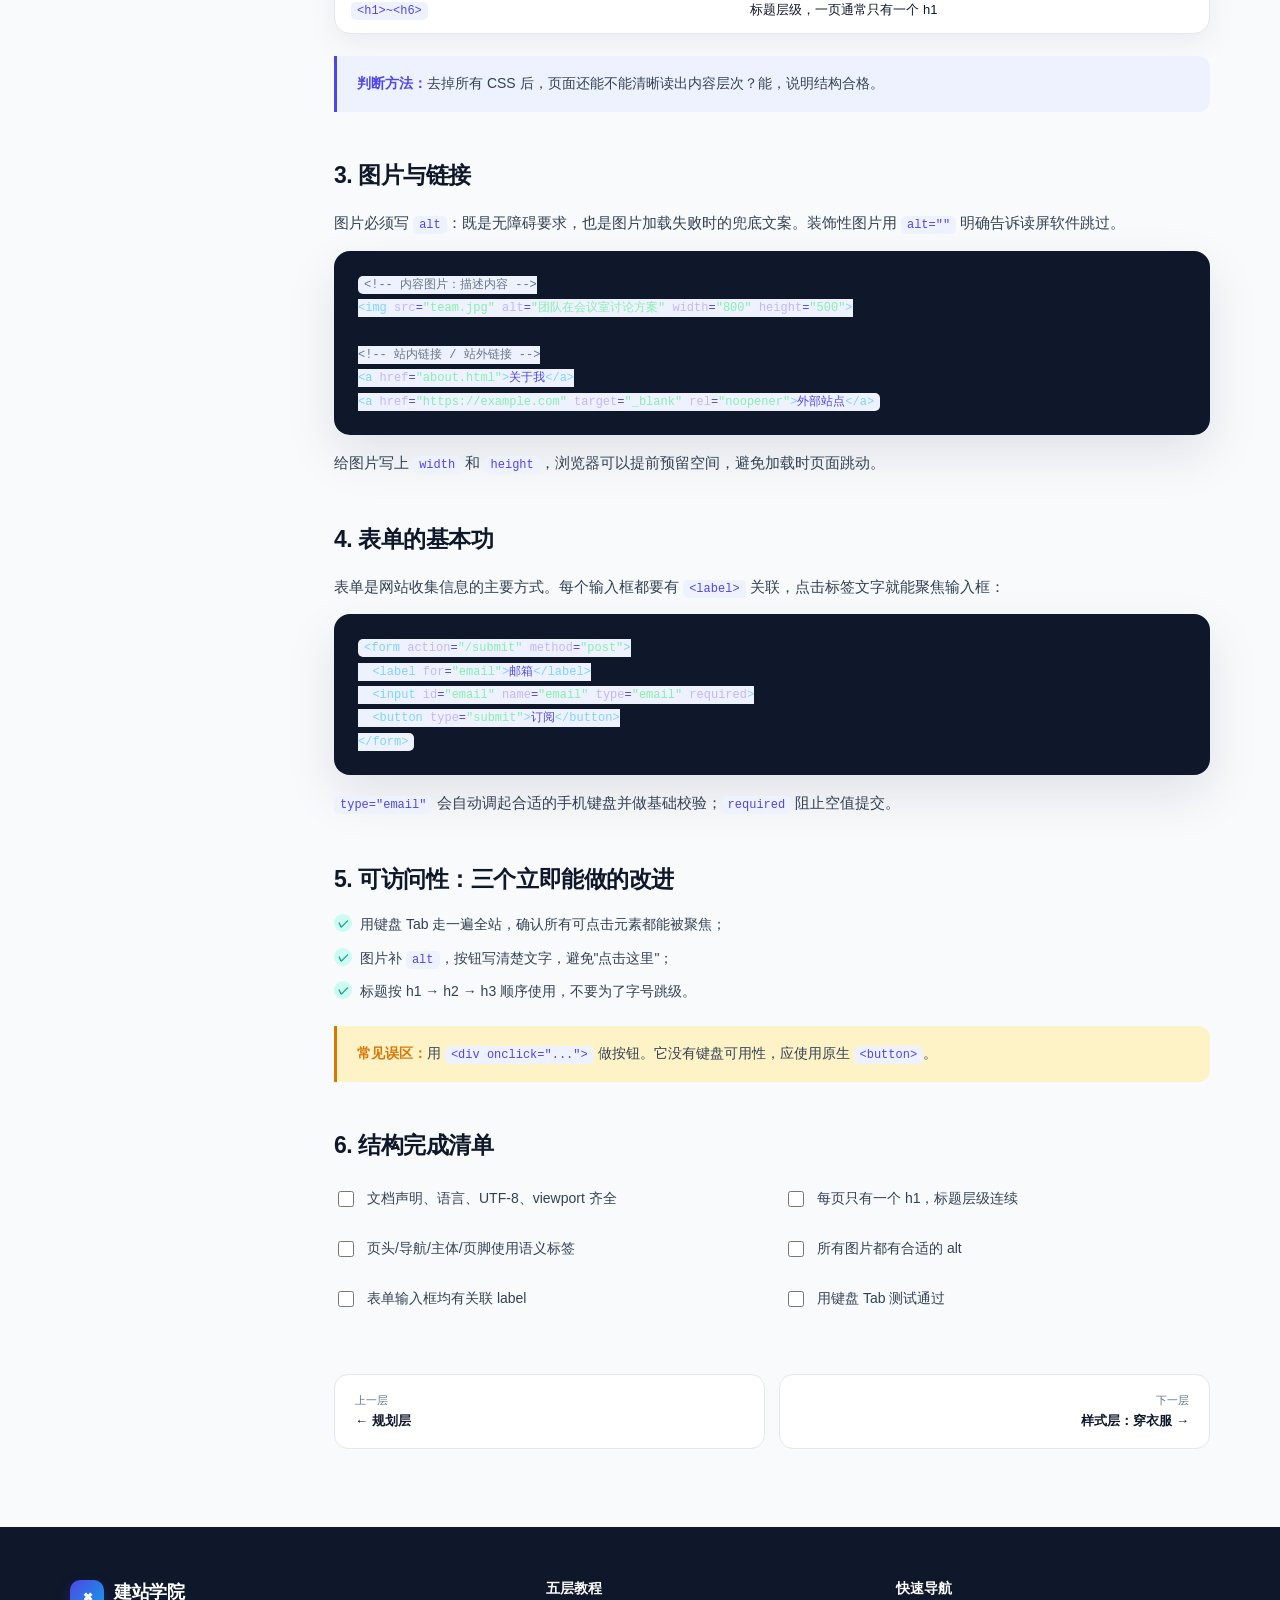
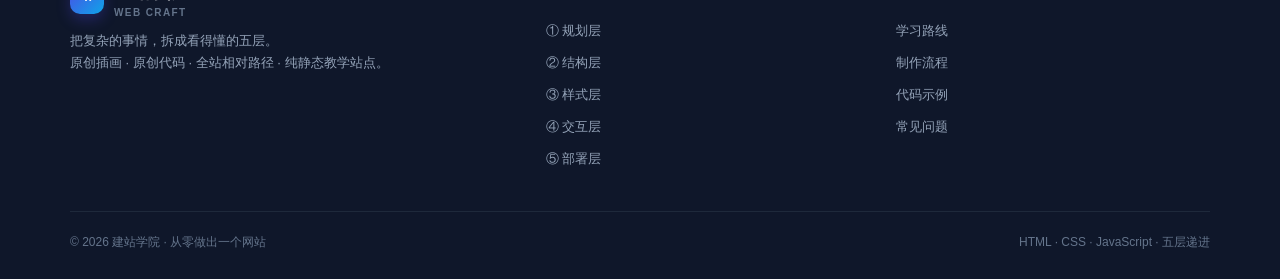
<file: webcraft-site/pages/html.html>
<!DOCTYPE html>
<html lang="zh-CN">
<head>
  <meta charset="UTF-8">
  <meta name="viewport" content="width=device-width, initial-scale=1.0">
  <title>第 2 层 · 结构层 HTML | 建站学院</title>
  <meta name="description" content="网站制作的第二层：用语义化 HTML 组织内容，建立可访问、可维护的页面结构。">
  <link rel="icon" href="../assets/img/favicon.svg" type="image/svg+xml">
  <link rel="stylesheet" href="../assets/css/style.css">
</head>
<body data-page="html">

  <header class="site-header">
    <div class="container header-inner">
      <a class="brand" href="../index.html"><span class="brand-mark">⌘</span><span>建站学院<small>WEB CRAFT</small></span></a>
      <button class="menu-btn" aria-label="打开菜单">☰</button>
      <nav class="nav">
        <a href="../index.html">首页</a>
        <div class="dropdown">
          <button class="nav-trigger">五层详解</button>
          <div class="dropdown-menu">
            <span class="dm-label">按学习顺序</span>
            <a href="plan.html">① 规划层</a>
            <a href="html.html">② 结构层 HTML</a>
            <a href="css.html">③ 样式层 CSS</a>
            <a href="javascript.html">④ 交互层 JS</a>
            <a href="deploy.html">⑤ 部署层</a>
          </div>
        </div>
        <a href="plan.html">规划</a>
        <a href="html.html" data-page="html">结构</a>
        <a href="css.html">样式</a>
        <a href="javascript.html">交互</a>
        <a href="deploy.html">部署</a>
      </nav>
      <a class="header-cta" href="css.html">下一层 →</a>
    </div>
  </header>

  <main>
    <section class="page-hero">
      <div class="container page-hero-inner">
        <div>
          <div class="crumb"><a href="../index.html">首页</a><span>/</span>五层详解<span>/</span>第 2 层</div>
          <h1>② 结构层：用 HTML 搭骨架</h1>
          <p>HTML 不是"写网页外观"，而是"告诉浏览器这份文档里有什么"。结构对了，样式和交互才有可靠的落脚点。</p>
          <div class="badge-row"><span class="badge">难度 ★★☆☆☆</span><span class="badge">预计 45 分钟</span><span class="badge orig">原创插画</span></div>
        </div>
        <img class="page-illustration" src="../assets/img/layer-html.svg" alt="结构层插画：浏览器窗口里的代码与漂浮的 HTML 标签">
      </div>
    </section>

    <section class="section">
      <div class="container content">
        <aside class="toc">
          <div class="toc-title">本页目录</div>
          <a href="#skeleton">文档骨架</a>
          <a href="#semantic">语义化标签</a>
          <a href="#media">图片与链接</a>
          <a href="#forms">表单</a>
          <a href="#a11y">可访问性</a>
          <a href="#checklist">结构清单</a>
        </aside>

        <article class="article">
          <h2 id="skeleton">1. 每份 HTML 的骨架</h2>
          <p>下面这 10 行是几乎所有页面的起点。新建 <code>index.html</code>，把这段粘进去：</p>
          <div class="code-panel">
<pre class="code-body active"><code><span class="c-tag">&lt;!DOCTYPE html&gt;</span>
<span class="c-tag">&lt;html</span> <span class="c-attr">lang</span>=<span class="c-str">"zh-CN"</span><span class="c-tag">&gt;</span>
<span class="c-tag">&lt;head&gt;</span>
  <span class="c-tag">&lt;meta</span> <span class="c-attr">charset</span>=<span class="c-str">"UTF-8"</span><span class="c-tag">&gt;</span>
  <span class="c-tag">&lt;meta</span> <span class="c-attr">name</span>=<span class="c-str">"viewport"</span> <span class="c-attr">content</span>=<span class="c-str">"width=device-width, initial-scale=1"</span><span class="c-tag">&gt;</span>
  <span class="c-tag">&lt;title&gt;</span>页面标题<span class="c-tag">&lt;/title&gt;</span>
  <span class="c-tag">&lt;link</span> <span class="c-attr">rel</span>=<span class="c-str">"stylesheet"</span> <span class="c-attr">href</span>=<span class="c-str">"style.css"</span><span class="c-tag">&gt;</span>
<span class="c-tag">&lt;/head&gt;</span>
<span class="c-tag">&lt;body&gt;</span>
  <span class="c-com">&lt;!-- 页面可见内容写在这里 --&gt;</span>
  <span class="c-tag">&lt;script</span> <span class="c-attr">src</span>=<span class="c-str">"app.js"</span><span class="c-tag">&gt;&lt;/script&gt;</span>
<span class="c-tag">&lt;/body&gt;</span>
<span class="c-tag">&lt;/html&gt;</span></code></pre>
          </div>
          <ul class="points">
            <li><code>lang="zh-CN"</code> 声明页面语言，帮助搜索引擎与读屏软件；</li>
            <li><code>charset="UTF-8"</code> 保证中文不乱码；</li>
            <li><code>viewport</code> 让页面在手机上按真实宽度渲染——漏掉它，移动端布局会失效；</li>
            <li>样式表放 <code>&lt;head&gt;</code>，脚本放 <code>&lt;body&gt;</code> 末尾，避免阻塞渲染。</li>
          </ul>

          <h2 id="semantic">2. 语义化：让标签表达含义</h2>
          <p>同样是一个标题，<code>&lt;h1&gt;</code> 告诉浏览器"这是主标题"，而 <code>&lt;div class="big"&gt;</code> 什么也没说。语义化结构对 SEO、可读性和辅助技术都更友好。</p>
          <div class="table-wrap">
            <table>
              <thead><tr><th>标签</th><th>用途</th></tr></thead>
              <tbody>
                <tr><td><code>&lt;header&gt;</code></td><td>页头或区块头部，常放 Logo、导航</td></tr>
                <tr><td><code>&lt;nav&gt;</code></td><td>主导航链接集合</td></tr>
                <tr><td><code>&lt;main&gt;</code></td><td>页面主体，一页只出现一次</td></tr>
                <tr><td><code>&lt;article&gt;</code> / <code>&lt;section&gt;</code></td><td>独立内容 / 主题分组</td></tr>
                <tr><td><code>&lt;aside&gt;</code></td><td>侧边栏等辅助内容</td></tr>
                <tr><td><code>&lt;footer&gt;</code></td><td>页脚信息</td></tr>
                <tr><td><code>&lt;h1&gt;~&lt;h6&gt;</code></td><td>标题层级，一页通常只有一个 h1</td></tr>
              </tbody>
            </table>
          </div>
          <div class="note"><strong>判断方法：</strong>去掉所有 CSS 后，页面还能不能清晰读出内容层次？能，说明结构合格。</div>

          <h2 id="media">3. 图片与链接</h2>
          <p>图片必须写 <code>alt</code>：既是无障碍要求，也是图片加载失败时的兜底文案。装饰性图片用 <code>alt=""</code> 明确告诉读屏软件跳过。</p>
          <div class="code-panel">
<pre class="code-body active"><code><span class="c-com">&lt;!-- 内容图片：描述内容 --&gt;</span>
<span class="c-tag">&lt;img</span> <span class="c-attr">src</span>=<span class="c-str">"team.jpg"</span> <span class="c-attr">alt</span>=<span class="c-str">"团队在会议室讨论方案"</span> <span class="c-attr">width</span>=<span class="c-str">"800"</span> <span class="c-attr">height</span>=<span class="c-str">"500"</span><span class="c-tag">&gt;</span>

<span class="c-com">&lt;!-- 站内链接 / 站外链接 --&gt;</span>
<span class="c-tag">&lt;a</span> <span class="c-attr">href</span>=<span class="c-str">"about.html"</span><span class="c-tag">&gt;</span>关于我<span class="c-tag">&lt;/a&gt;</span>
<span class="c-tag">&lt;a</span> <span class="c-attr">href</span>=<span class="c-str">"https://example.com"</span> <span class="c-attr">target</span>=<span class="c-str">"_blank"</span> <span class="c-attr">rel</span>=<span class="c-str">"noopener"</span><span class="c-tag">&gt;</span>外部站点<span class="c-tag">&lt;/a&gt;</span></code></pre>
          </div>
          <p>给图片写上 <code>width</code> 和 <code>height</code>，浏览器可以提前预留空间，避免加载时页面跳动。</p>

          <h2 id="forms">4. 表单的基本功</h2>
          <p>表单是网站收集信息的主要方式。每个输入框都要有 <code>&lt;label&gt;</code> 关联，点击标签文字就能聚焦输入框：</p>
          <div class="code-panel">
<pre class="code-body active"><code><span class="c-tag">&lt;form</span> <span class="c-attr">action</span>=<span class="c-str">"/submit"</span> <span class="c-attr">method</span>=<span class="c-str">"post"</span><span class="c-tag">&gt;</span>
  <span class="c-tag">&lt;label</span> <span class="c-attr">for</span>=<span class="c-str">"email"</span><span class="c-tag">&gt;</span>邮箱<span class="c-tag">&lt;/label&gt;</span>
  <span class="c-tag">&lt;input</span> <span class="c-attr">id</span>=<span class="c-str">"email"</span> <span class="c-attr">name</span>=<span class="c-str">"email"</span> <span class="c-attr">type</span>=<span class="c-str">"email"</span> <span class="c-attr">required</span><span class="c-tag">&gt;</span>
  <span class="c-tag">&lt;button</span> <span class="c-attr">type</span>=<span class="c-str">"submit"</span><span class="c-tag">&gt;</span>订阅<span class="c-tag">&lt;/button&gt;</span>
<span class="c-tag">&lt;/form&gt;</span></code></pre>
          </div>
          <p><code>type="email"</code> 会自动调起合适的手机键盘并做基础校验；<code>required</code> 阻止空值提交。</p>

          <h2 id="a11y">5. 可访问性：三个立即能做的改进</h2>
          <ul class="points">
            <li>用键盘 Tab 走一遍全站，确认所有可点击元素都能被聚焦；</li>
            <li>图片补 <code>alt</code>，按钮写清楚文字，避免"点击这里"；</li>
            <li>标题按 h1 → h2 → h3 顺序使用，不要为了字号跳级。</li>
          </ul>
          <div class="note warn"><strong>常见误区：</strong>用 <code>&lt;div onclick="..."&gt;</code> 做按钮。它没有键盘可用性，应使用原生 <code>&lt;button&gt;</code>。</div>

          <h2 id="checklist">6. 结构完成清单</h2>
          <div class="checklist">
            <label><input type="checkbox" id="h1"><span>文档声明、语言、UTF-8、viewport 齐全</span></label>
            <label><input type="checkbox" id="h2"><span>每页只有一个 h1，标题层级连续</span></label>
            <label><input type="checkbox" id="h3"><span>页头/导航/主体/页脚使用语义标签</span></label>
            <label><input type="checkbox" id="h4"><span>所有图片都有合适的 alt</span></label>
            <label><input type="checkbox" id="h5"><span>表单输入框均有关联 label</span></label>
            <label><input type="checkbox" id="h6"><span>用键盘 Tab 测试通过</span></label>
          </div>

          <div class="pager">
            <a href="plan.html"><small>上一层</small>← 规划层</a>
            <a href="css.html"><small>下一层</small>样式层：穿衣服 →</a>
          </div>
        </article>
      </div>
    </section>
  </main>

  <footer class="site-footer">
    <div class="container">
      <div class="footer-grid">
        <div>
          <div class="brand"><span class="brand-mark">⌘</span><span>建站学院<small>WEB CRAFT</small></span></div>
          <p>把复杂的事情，拆成看得懂的五层。<br>原创插画 · 原创代码 · 全站相对路径 · 纯静态教学站点。</p>
        </div>
        <div><h4>五层教程</h4><div class="footer-links">
          <a href="plan.html">① 规划层</a><a href="html.html">② 结构层</a><a href="css.html">③ 样式层</a><a href="javascript.html">④ 交互层</a><a href="deploy.html">⑤ 部署层</a>
        </div></div>
        <div><h4>快速导航</h4><div class="footer-links">
          <a href="../index.html#roadmap">学习路线</a><a href="../index.html#flow">制作流程</a><a href="../index.html#code">代码示例</a><a href="../index.html#faq">常见问题</a>
        </div></div>
      </div>
      <div class="footer-bottom"><span>© <span data-year>2026</span> 建站学院 · 从零做出一个网站</span><span>HTML · CSS · JavaScript · 五层递进</span></div>
    </div>
  </footer>
  <button class="to-top" aria-label="返回顶部">↑</button>
  <script src="../assets/js/main.js"></script>
</body>
</html>
</file>
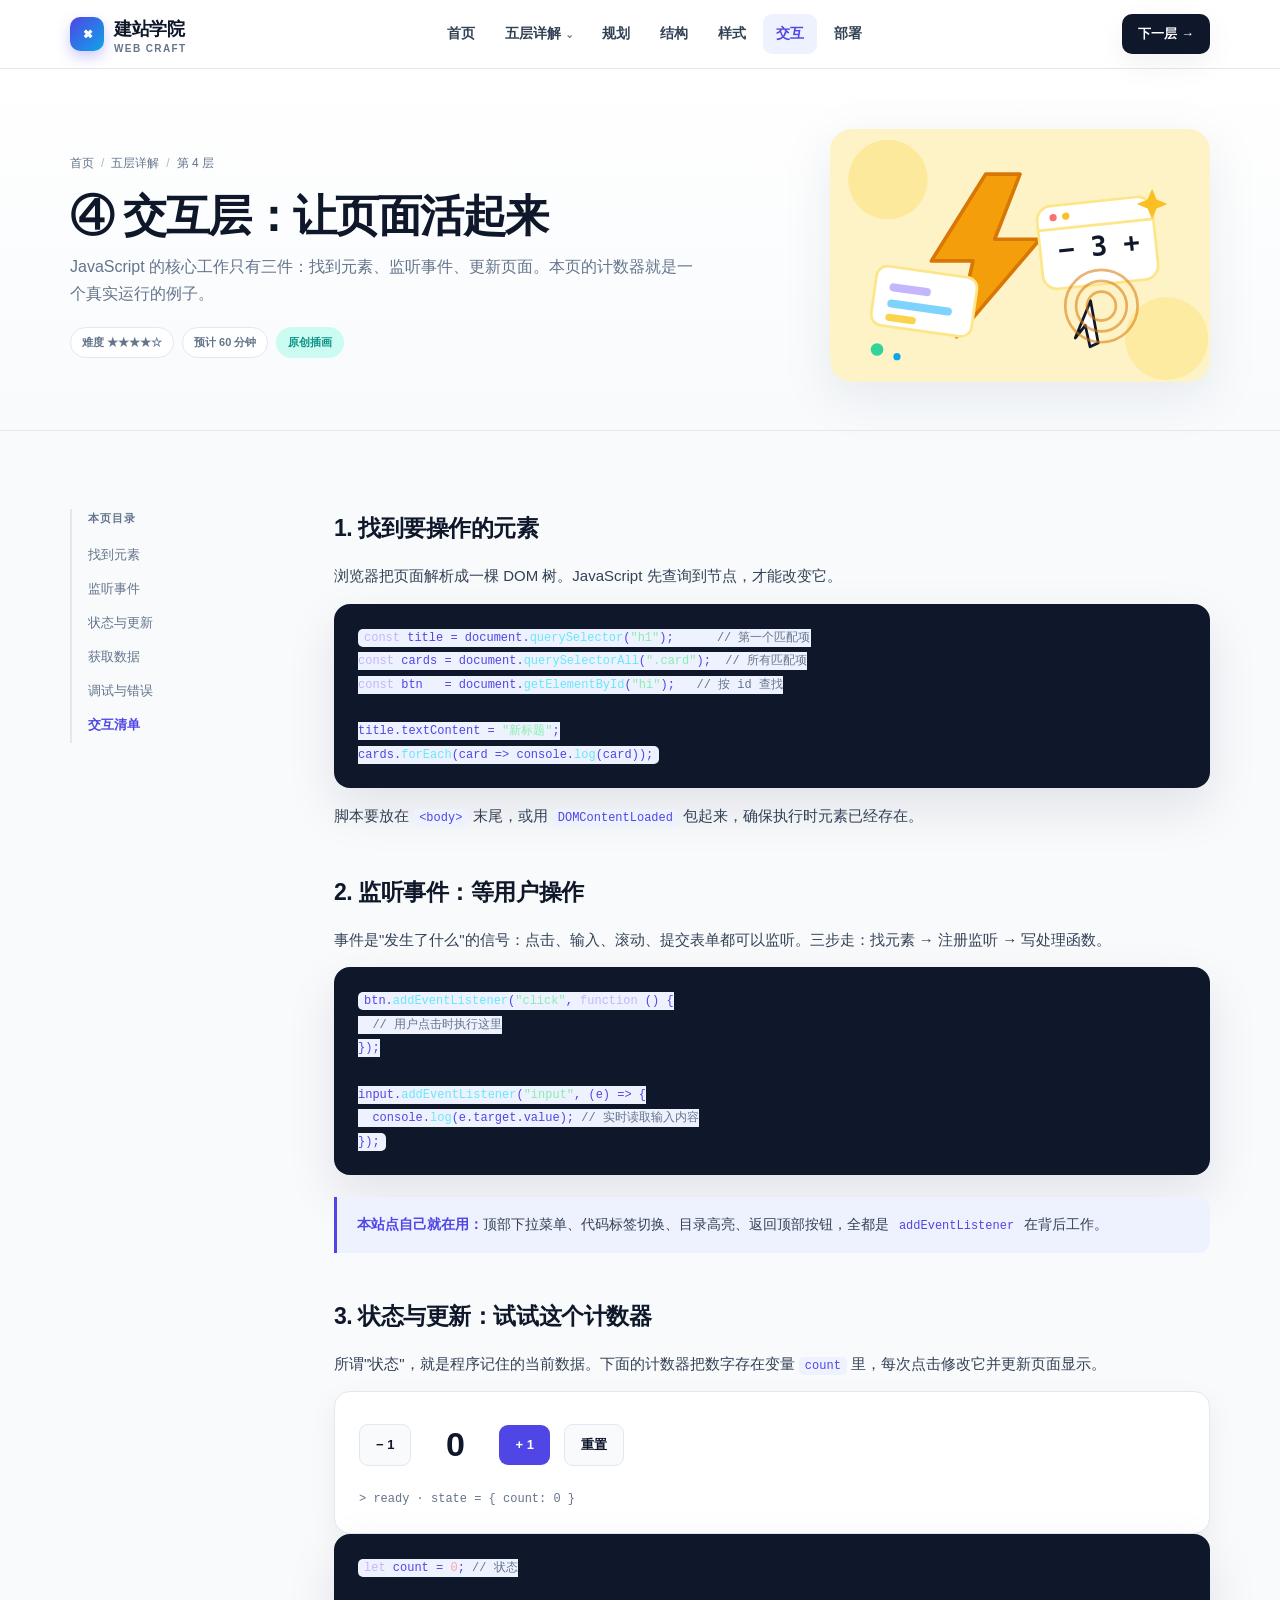
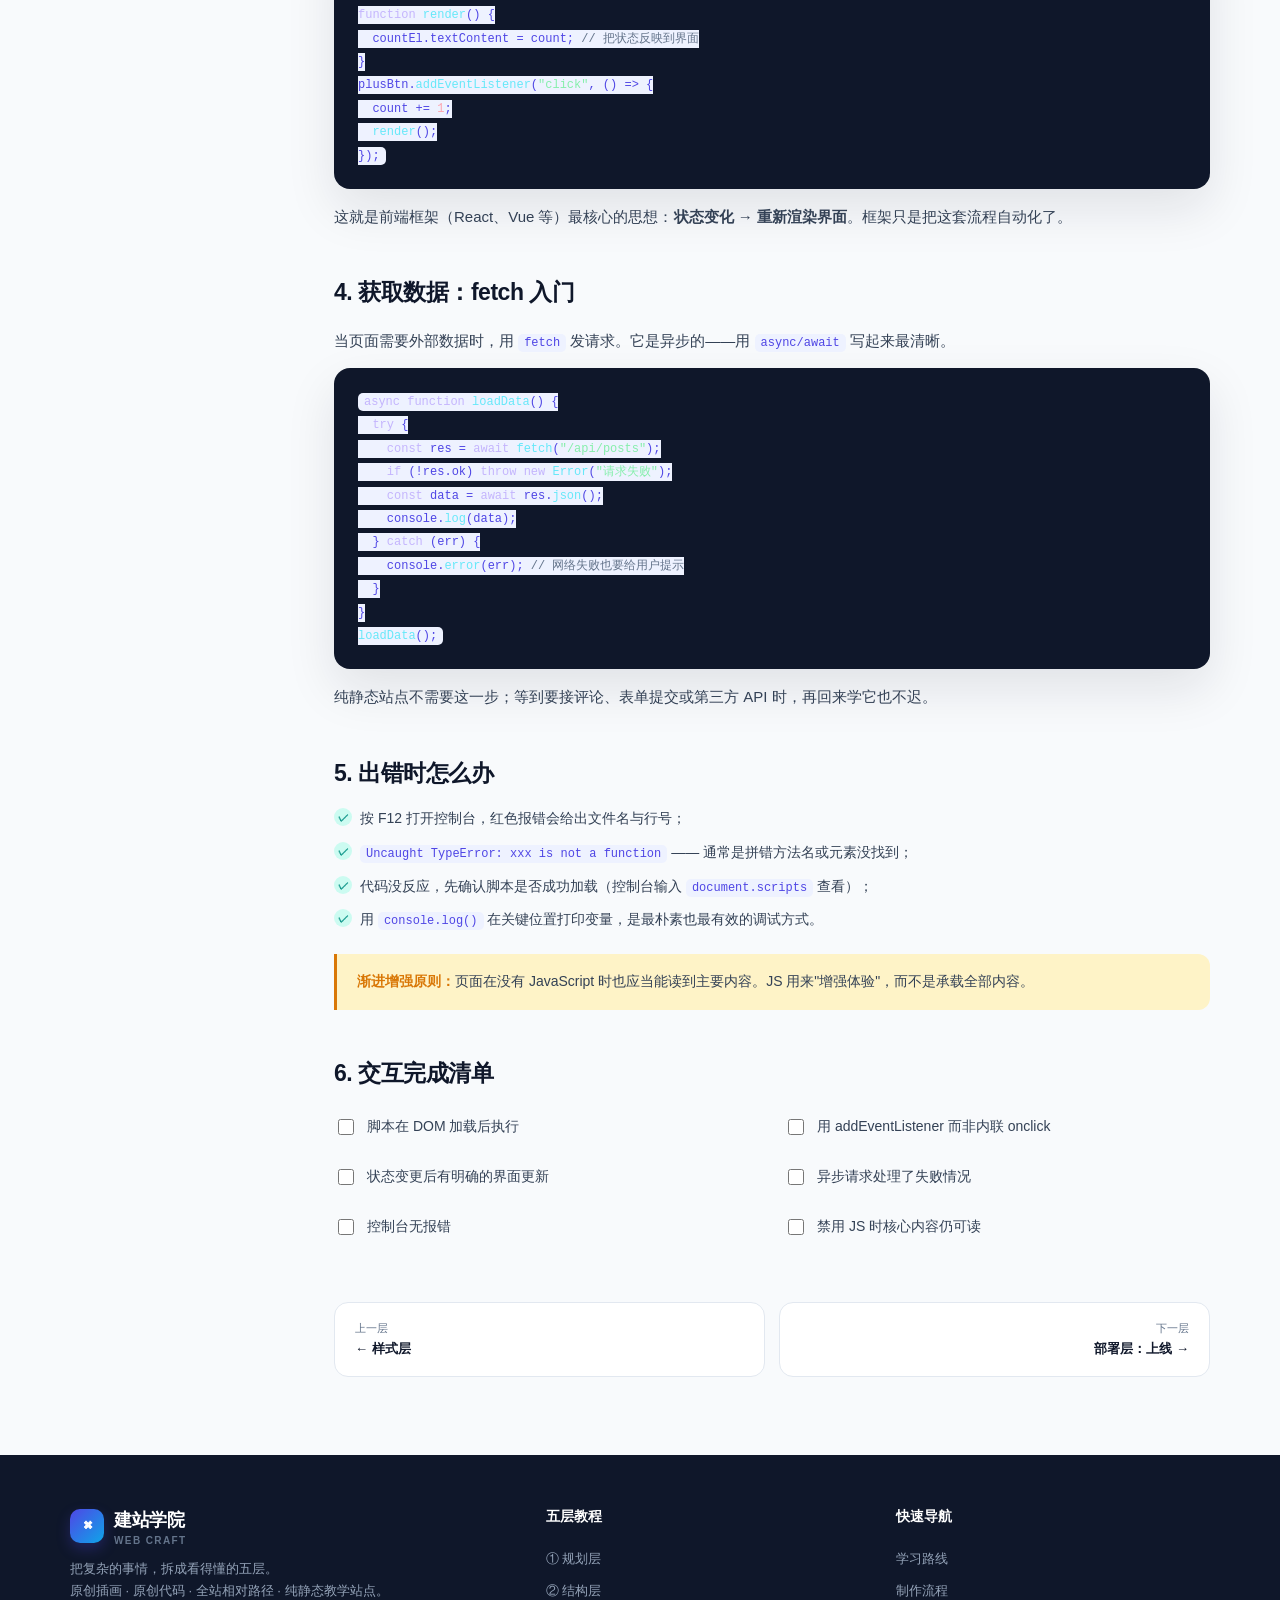
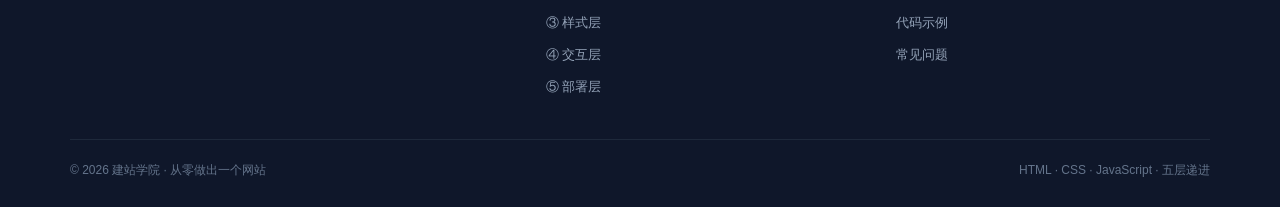
<file: webcraft-site/pages/javascript.html>
<!DOCTYPE html>
<html lang="zh-CN">
<head>
  <meta charset="UTF-8">
  <meta name="viewport" content="width=device-width, initial-scale=1.0">
  <title>第 4 层 · 交互层 JavaScript | 建站学院</title>
  <meta name="description" content="网站制作的第四层：DOM、事件、状态与数据请求，让页面真正活起来。">
  <link rel="icon" href="../assets/img/favicon.svg" type="image/svg+xml">
  <link rel="stylesheet" href="../assets/css/style.css">
</head>
<body data-page="javascript">

  <header class="site-header">
    <div class="container header-inner">
      <a class="brand" href="../index.html"><span class="brand-mark">⌘</span><span>建站学院<small>WEB CRAFT</small></span></a>
      <button class="menu-btn" aria-label="打开菜单">☰</button>
      <nav class="nav">
        <a href="../index.html">首页</a>
        <div class="dropdown">
          <button class="nav-trigger">五层详解</button>
          <div class="dropdown-menu">
            <span class="dm-label">按学习顺序</span>
            <a href="plan.html">① 规划层</a>
            <a href="html.html">② 结构层 HTML</a>
            <a href="css.html">③ 样式层 CSS</a>
            <a href="javascript.html">④ 交互层 JS</a>
            <a href="deploy.html">⑤ 部署层</a>
          </div>
        </div>
        <a href="plan.html">规划</a>
        <a href="html.html">结构</a>
        <a href="css.html">样式</a>
        <a href="javascript.html" data-page="javascript">交互</a>
        <a href="deploy.html">部署</a>
      </nav>
      <a class="header-cta" href="deploy.html">下一层 →</a>
    </div>
  </header>

  <main>
    <section class="page-hero">
      <div class="container page-hero-inner">
        <div>
          <div class="crumb"><a href="../index.html">首页</a><span>/</span>五层详解<span>/</span>第 4 层</div>
          <h1>④ 交互层：让页面活起来</h1>
          <p>JavaScript 的核心工作只有三件：找到元素、监听事件、更新页面。本页的计数器就是一个真实运行的例子。</p>
          <div class="badge-row"><span class="badge">难度 ★★★★☆</span><span class="badge">预计 60 分钟</span><span class="badge orig">原创插画</span></div>
        </div>
        <img class="page-illustration" src="../assets/img/layer-js.svg" alt="交互层插画：闪电、计数器卡片与鼠标点击涟漪">
      </div>
    </section>

    <section class="section">
      <div class="container content">
        <aside class="toc">
          <div class="toc-title">本页目录</div>
          <a href="#dom">找到元素</a>
          <a href="#events">监听事件</a>
          <a href="#state">状态与更新</a>
          <a href="#data">获取数据</a>
          <a href="#debug">调试与错误</a>
          <a href="#checklist">交互清单</a>
        </aside>

        <article class="article">
          <h2 id="dom">1. 找到要操作的元素</h2>
          <p>浏览器把页面解析成一棵 DOM 树。JavaScript 先查询到节点，才能改变它。</p>
          <div class="code-panel">
<pre class="code-body active"><code><span class="c-kw">const</span> title = document.<span class="c-fn">querySelector</span>(<span class="c-str">"h1"</span>);      <span class="c-com">// 第一个匹配项</span>
<span class="c-kw">const</span> cards = document.<span class="c-fn">querySelectorAll</span>(<span class="c-str">".card"</span>);  <span class="c-com">// 所有匹配项</span>
<span class="c-kw">const</span> btn   = document.<span class="c-fn">getElementById</span>(<span class="c-str">"hi"</span>);   <span class="c-com">// 按 id 查找</span>

title.textContent = <span class="c-str">"新标题"</span>;
cards.<span class="c-fn">forEach</span>(card =&gt; console.<span class="c-fn">log</span>(card));</code></pre>
          </div>
          <p>脚本要放在 <code>&lt;body&gt;</code> 末尾，或用 <code>DOMContentLoaded</code> 包起来，确保执行时元素已经存在。</p>

          <h2 id="events">2. 监听事件：等用户操作</h2>
          <p>事件是"发生了什么"的信号：点击、输入、滚动、提交表单都可以监听。三步走：找元素 → 注册监听 → 写处理函数。</p>
          <div class="code-panel">
<pre class="code-body active"><code>btn.<span class="c-fn">addEventListener</span>(<span class="c-str">"click"</span>, <span class="c-kw">function</span> () {
  <span class="c-com">// 用户点击时执行这里</span>
});

input.<span class="c-fn">addEventListener</span>(<span class="c-str">"input"</span>, (e) =&gt; {
  console.<span class="c-fn">log</span>(e.target.value); <span class="c-com">// 实时读取输入内容</span>
});</code></pre>
          </div>
          <div class="note"><strong>本站点自己就在用：</strong>顶部下拉菜单、代码标签切换、目录高亮、返回顶部按钮，全都是 <code>addEventListener</code> 在背后工作。</div>

          <h2 id="state">3. 状态与更新：试试这个计数器</h2>
          <p>所谓"状态"，就是程序记住的当前数据。下面的计数器把数字存在变量 <code>count</code> 里，每次点击修改它并更新页面显示。</p>
          <div class="demo">
            <div class="demo-box">
              <button class="demo-btn secondary" id="demoMinus">− 1</button>
              <div class="demo-count" id="demoCount">0</div>
              <button class="demo-btn" id="demoPlus">+ 1</button>
              <button class="demo-btn secondary" id="demoReset">重置</button>
            </div>
            <div class="demo-output" id="demoOutput">&gt; ready</div>
          </div>
          <div class="code-panel">
<pre class="code-body active"><code><span class="c-kw">let</span> count = <span class="c-num">0</span>; <span class="c-com">// 状态</span>

<span class="c-kw">function</span> <span class="c-fn">render</span>() {
  countEl.textContent = count; <span class="c-com">// 把状态反映到界面</span>
}
plusBtn.<span class="c-fn">addEventListener</span>(<span class="c-str">"click"</span>, () =&gt; {
  count += <span class="c-num">1</span>;
  <span class="c-fn">render</span>();
});</code></pre>
          </div>
          <p>这就是前端框架（React、Vue 等）最核心的思想：<strong>状态变化 → 重新渲染界面</strong>。框架只是把这套流程自动化了。</p>

          <h2 id="data">4. 获取数据：fetch 入门</h2>
          <p>当页面需要外部数据时，用 <code>fetch</code> 发请求。它是异步的——用 <code>async/await</code> 写起来最清晰。</p>
          <div class="code-panel">
<pre class="code-body active"><code><span class="c-kw">async function</span> <span class="c-fn">loadData</span>() {
  <span class="c-kw">try</span> {
    <span class="c-kw">const</span> res = <span class="c-kw">await</span> <span class="c-fn">fetch</span>(<span class="c-str">"/api/posts"</span>);
    <span class="c-kw">if</span> (!res.ok) <span class="c-kw">throw new</span> <span class="c-fn">Error</span>(<span class="c-str">"请求失败"</span>);
    <span class="c-kw">const</span> data = <span class="c-kw">await</span> res.<span class="c-fn">json</span>();
    console.<span class="c-fn">log</span>(data);
  } <span class="c-kw">catch</span> (err) {
    console.<span class="c-fn">error</span>(err); <span class="c-com">// 网络失败也要给用户提示</span>
  }
}
<span class="c-fn">loadData</span>();</code></pre>
          </div>
          <p>纯静态站点不需要这一步；等到要接评论、表单提交或第三方 API 时，再回来学它也不迟。</p>

          <h2 id="debug">5. 出错时怎么办</h2>
          <ul class="points">
            <li>按 F12 打开控制台，红色报错会给出文件名与行号；</li>
            <li><code>Uncaught TypeError: xxx is not a function</code> —— 通常是拼错方法名或元素没找到；</li>
            <li>代码没反应，先确认脚本是否成功加载（控制台输入 <code>document.scripts</code> 查看）；</li>
            <li>用 <code>console.log()</code> 在关键位置打印变量，是最朴素也最有效的调试方式。</li>
          </ul>
          <div class="note warn"><strong>渐进增强原则：</strong>页面在没有 JavaScript 时也应当能读到主要内容。JS 用来"增强体验"，而不是承载全部内容。</div>

          <h2 id="checklist">6. 交互完成清单</h2>
          <div class="checklist">
            <label><input type="checkbox" id="j1"><span>脚本在 DOM 加载后执行</span></label>
            <label><input type="checkbox" id="j2"><span>用 addEventListener 而非内联 onclick</span></label>
            <label><input type="checkbox" id="j3"><span>状态变更后有明确的界面更新</span></label>
            <label><input type="checkbox" id="j4"><span>异步请求处理了失败情况</span></label>
            <label><input type="checkbox" id="j5"><span>控制台无报错</span></label>
            <label><input type="checkbox" id="j6"><span>禁用 JS 时核心内容仍可读</span></label>
          </div>

          <div class="pager">
            <a href="css.html"><small>上一层</small>← 样式层</a>
            <a href="deploy.html"><small>下一层</small>部署层：上线 →</a>
          </div>
        </article>
      </div>
    </section>
  </main>

  <footer class="site-footer">
    <div class="container">
      <div class="footer-grid">
        <div>
          <div class="brand"><span class="brand-mark">⌘</span><span>建站学院<small>WEB CRAFT</small></span></div>
          <p>把复杂的事情，拆成看得懂的五层。<br>原创插画 · 原创代码 · 全站相对路径 · 纯静态教学站点。</p>
        </div>
        <div><h4>五层教程</h4><div class="footer-links">
          <a href="plan.html">① 规划层</a><a href="html.html">② 结构层</a><a href="css.html">③ 样式层</a><a href="javascript.html">④ 交互层</a><a href="deploy.html">⑤ 部署层</a>
        </div></div>
        <div><h4>快速导航</h4><div class="footer-links">
          <a href="../index.html#roadmap">学习路线</a><a href="../index.html#flow">制作流程</a><a href="../index.html#code">代码示例</a><a href="../index.html#faq">常见问题</a>
        </div></div>
      </div>
      <div class="footer-bottom"><span>© <span data-year>2026</span> 建站学院 · 从零做出一个网站</span><span>HTML · CSS · JavaScript · 五层递进</span></div>
    </div>
  </footer>
  <button class="to-top" aria-label="返回顶部">↑</button>
  <script src="../assets/js/main.js"></script>
</body>
</html>
</file>
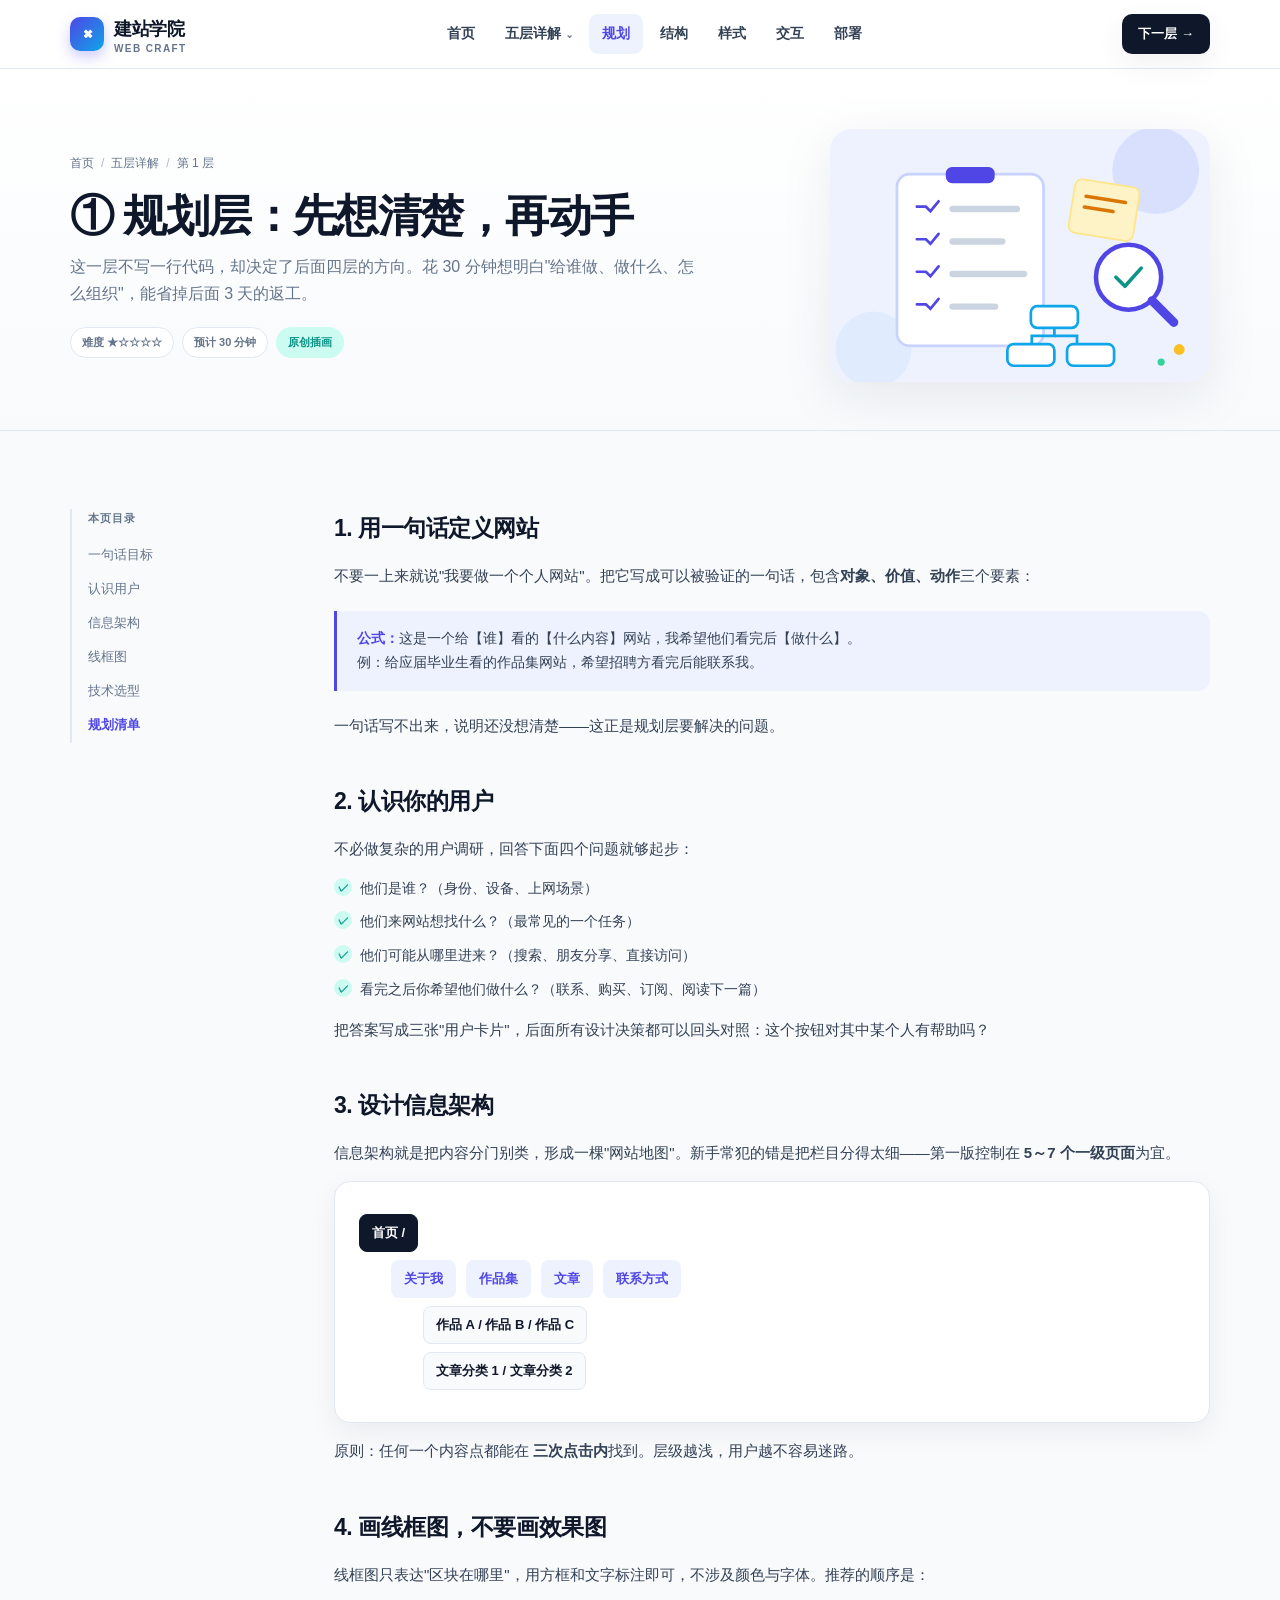
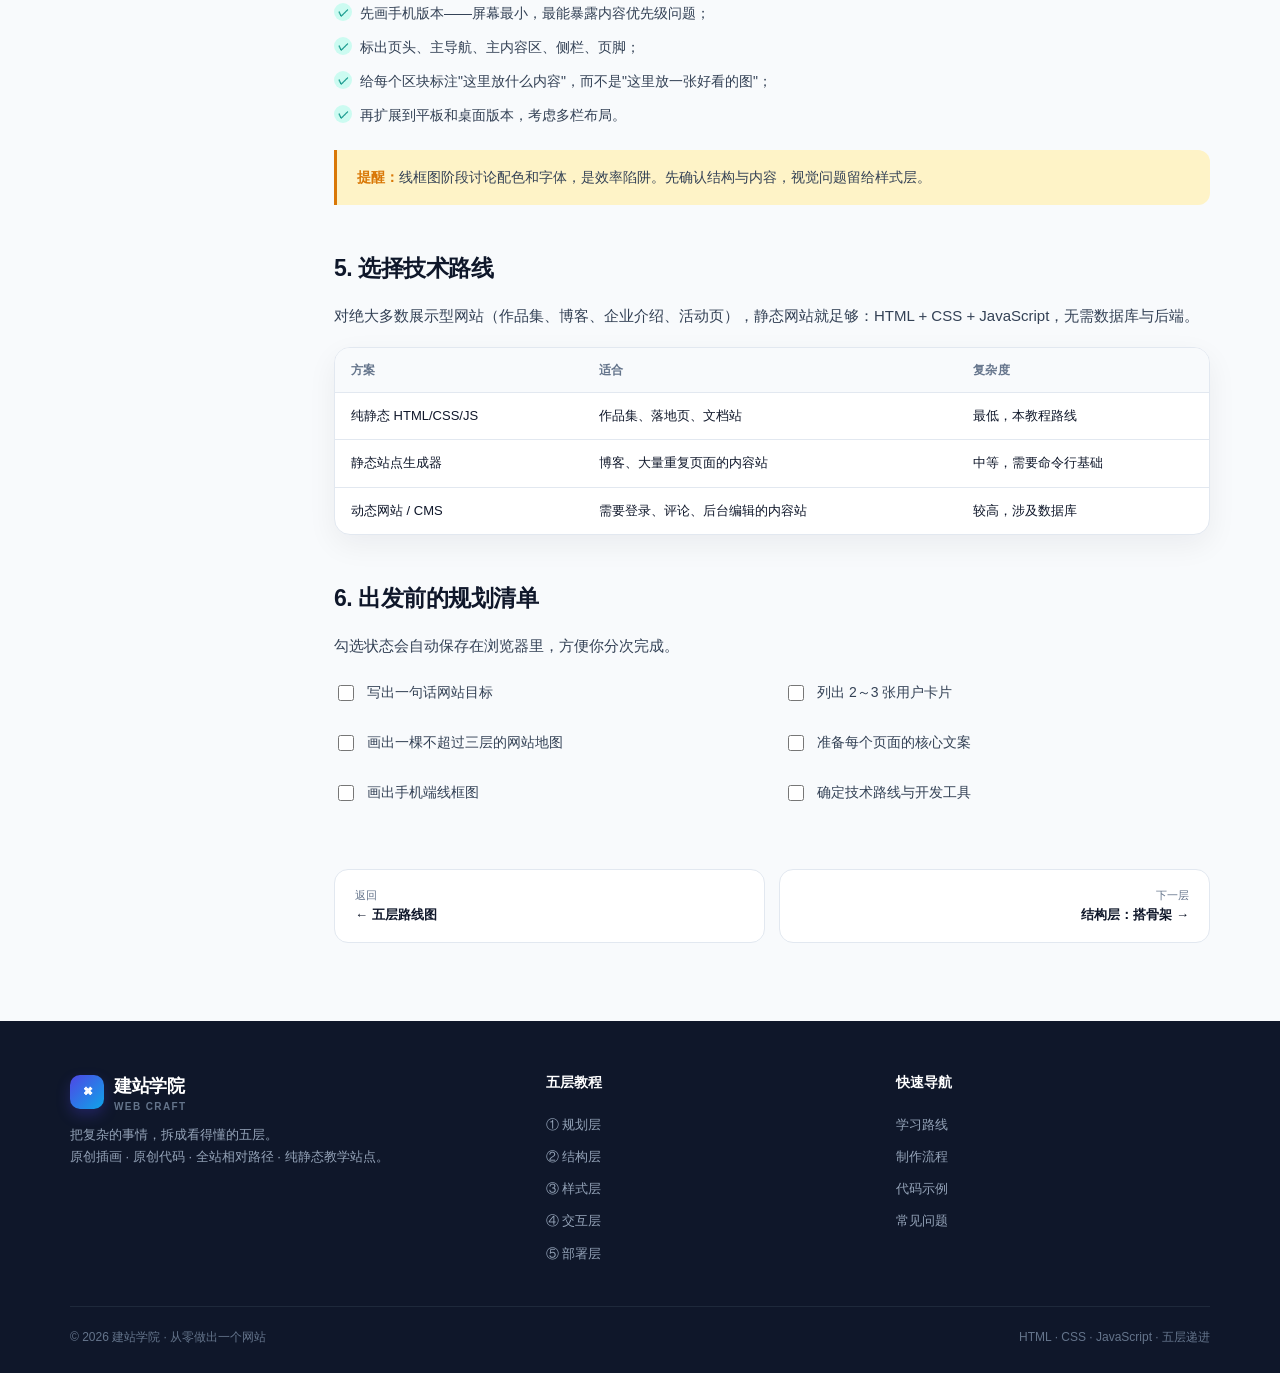
<file: webcraft-site/pages/plan.html>
<!DOCTYPE html>
<html lang="zh-CN">
<head>
  <meta charset="UTF-8">
  <meta name="viewport" content="width=device-width, initial-scale=1.0">
  <title>第 1 层 · 规划层 | 建站学院</title>
  <meta name="description" content="网站制作的第一层：明确目标、认识用户、设计信息架构与线框图。">
  <link rel="icon" href="../assets/img/favicon.svg" type="image/svg+xml">
  <link rel="stylesheet" href="../assets/css/style.css">
</head>
<body data-page="plan">

  <header class="site-header">
    <div class="container header-inner">
      <a class="brand" href="../index.html"><span class="brand-mark">⌘</span><span>建站学院<small>WEB CRAFT</small></span></a>
      <button class="menu-btn" aria-label="打开菜单">☰</button>
      <nav class="nav">
        <a href="../index.html">首页</a>
        <div class="dropdown">
          <button class="nav-trigger">五层详解</button>
          <div class="dropdown-menu">
            <span class="dm-label">按学习顺序</span>
            <a href="plan.html">① 规划层</a>
            <a href="html.html">② 结构层 HTML</a>
            <a href="css.html">③ 样式层 CSS</a>
            <a href="javascript.html">④ 交互层 JS</a>
            <a href="deploy.html">⑤ 部署层</a>
          </div>
        </div>
        <a href="plan.html" data-page="plan">规划</a>
        <a href="html.html">结构</a>
        <a href="css.html">样式</a>
        <a href="javascript.html">交互</a>
        <a href="deploy.html">部署</a>
      </nav>
      <a class="header-cta" href="html.html">下一层 →</a>
    </div>
  </header>

  <main>
    <section class="page-hero">
      <div class="container page-hero-inner">
        <div>
          <div class="crumb"><a href="../index.html">首页</a><span>/</span>五层详解<span>/</span>第 1 层</div>
          <h1>① 规划层：先想清楚，再动手</h1>
          <p>这一层不写一行代码，却决定了后面四层的方向。花 30 分钟想明白"给谁做、做什么、怎么组织"，能省掉后面 3 天的返工。</p>
          <div class="badge-row"><span class="badge">难度 ★☆☆☆☆</span><span class="badge">预计 30 分钟</span><span class="badge orig">原创插画</span></div>
        </div>
        <img class="page-illustration" src="../assets/img/layer-plan.svg" alt="规划层插画：勾选清单、放大镜与三级网站地图">
      </div>
    </section>

    <section class="section">
      <div class="container content">
        <aside class="toc">
          <div class="toc-title">本页目录</div>
          <a href="#goal">一句话目标</a>
          <a href="#audience">认识用户</a>
          <a href="#architecture">信息架构</a>
          <a href="#wireframe">线框图</a>
          <a href="#stack">技术选型</a>
          <a href="#checklist">规划清单</a>
        </aside>

        <article class="article">
          <h2 id="goal">1. 用一句话定义网站</h2>
          <p>不要一上来就说"我要做一个个人网站"。把它写成可以被验证的一句话，包含<strong>对象、价值、动作</strong>三个要素：</p>
          <div class="note"><strong>公式：</strong>这是一个给【谁】看的【什么内容】网站，我希望他们看完后【做什么】。<br>例：给应届毕业生看的作品集网站，希望招聘方看完后能联系我。</div>
          <p>一句话写不出来，说明还没想清楚——这正是规划层要解决的问题。</p>

          <h2 id="audience">2. 认识你的用户</h2>
          <p>不必做复杂的用户调研，回答下面四个问题就够起步：</p>
          <ul class="points">
            <li>他们是谁？（身份、设备、上网场景）</li>
            <li>他们来网站想找什么？（最常见的一个任务）</li>
            <li>他们可能从哪里进来？（搜索、朋友分享、直接访问）</li>
            <li>看完之后你希望他们做什么？（联系、购买、订阅、阅读下一篇）</li>
          </ul>
          <p>把答案写成三张"用户卡片"，后面所有设计决策都可以回头对照：这个按钮对其中某个人有帮助吗？</p>

          <h2 id="architecture">3. 设计信息架构</h2>
          <p>信息架构就是把内容分门别类，形成一棵"网站地图"。新手常犯的错是把栏目分得太细——第一版控制在 <strong>5～7 个一级页面</strong>为宜。</p>
          <div class="tree">
            <div class="tree-row"><span class="tree-node root">首页 /</span></div>
            <div class="tree-row"><span class="tree-indent"></span><span class="tree-node child">关于我</span><span class="tree-node child">作品集</span><span class="tree-node child">文章</span><span class="tree-node child">联系方式</span></div>
            <div class="tree-row"><span class="tree-indent"></span><span class="tree-indent"></span><span class="tree-node">作品 A / 作品 B / 作品 C</span></div>
            <div class="tree-row"><span class="tree-indent"></span><span class="tree-indent"></span><span class="tree-node">文章分类 1 / 文章分类 2</span></div>
          </div>
          <p>原则：任何一个内容点都能在 <strong>三次点击内</strong>找到。层级越浅，用户越不容易迷路。</p>

          <h2 id="wireframe">4. 画线框图，不要画效果图</h2>
          <p>线框图只表达"区块在哪里"，用方框和文字标注即可，不涉及颜色与字体。推荐的顺序是：</p>
          <ul class="points">
            <li>先画手机版本——屏幕最小，最能暴露内容优先级问题；</li>
            <li>标出页头、主导航、主内容区、侧栏、页脚；</li>
            <li>给每个区块标注"这里放什么内容"，而不是"这里放一张好看的图"；</li>
            <li>再扩展到平板和桌面版本，考虑多栏布局。</li>
          </ul>
          <div class="note warn"><strong>提醒：</strong>线框图阶段讨论配色和字体，是效率陷阱。先确认结构与内容，视觉问题留给样式层。</div>

          <h2 id="stack">5. 选择技术路线</h2>
          <p>对绝大多数展示型网站（作品集、博客、企业介绍、活动页），静态网站就足够：HTML + CSS + JavaScript，无需数据库与后端。</p>
          <div class="table-wrap">
            <table>
              <thead><tr><th>方案</th><th>适合</th><th>复杂度</th></tr></thead>
              <tbody>
                <tr><td>纯静态 HTML/CSS/JS</td><td>作品集、落地页、文档站</td><td>最低，本教程路线</td></tr>
                <tr><td>静态站点生成器</td><td>博客、大量重复页面的内容站</td><td>中等，需要命令行基础</td></tr>
                <tr><td>动态网站 / CMS</td><td>需要登录、评论、后台编辑的内容站</td><td>较高，涉及数据库</td></tr>
              </tbody>
            </table>
          </div>

          <h2 id="checklist">6. 出发前的规划清单</h2>
          <p>勾选状态会自动保存在浏览器里，方便你分次完成。</p>
          <div class="checklist">
            <label><input type="checkbox" id="p1"><span>写出一句话网站目标</span></label>
            <label><input type="checkbox" id="p2"><span>列出 2～3 张用户卡片</span></label>
            <label><input type="checkbox" id="p3"><span>画出一棵不超过三层的网站地图</span></label>
            <label><input type="checkbox" id="p4"><span>准备每个页面的核心文案</span></label>
            <label><input type="checkbox" id="p5"><span>画出手机端线框图</span></label>
            <label><input type="checkbox" id="p6"><span>确定技术路线与开发工具</span></label>
          </div>

          <div class="pager">
            <a href="../index.html"><small>返回</small>← 五层路线图</a>
            <a href="html.html"><small>下一层</small>结构层：搭骨架 →</a>
          </div>
        </article>
      </div>
    </section>
  </main>

  <footer class="site-footer">
    <div class="container">
      <div class="footer-grid">
        <div>
          <div class="brand"><span class="brand-mark">⌘</span><span>建站学院<small>WEB CRAFT</small></span></div>
          <p>把复杂的事情，拆成看得懂的五层。<br>原创插画 · 原创代码 · 全站相对路径 · 纯静态教学站点。</p>
        </div>
        <div><h4>五层教程</h4><div class="footer-links">
          <a href="plan.html">① 规划层</a><a href="html.html">② 结构层</a><a href="css.html">③ 样式层</a><a href="javascript.html">④ 交互层</a><a href="deploy.html">⑤ 部署层</a>
        </div></div>
        <div><h4>快速导航</h4><div class="footer-links">
          <a href="../index.html#roadmap">学习路线</a><a href="../index.html#flow">制作流程</a><a href="../index.html#code">代码示例</a><a href="../index.html#faq">常见问题</a>
        </div></div>
      </div>
      <div class="footer-bottom"><span>© <span data-year>2026</span> 建站学院 · 从零做出一个网站</span><span>HTML · CSS · JavaScript · 五层递进</span></div>
    </div>
  </footer>
  <button class="to-top" aria-label="返回顶部">↑</button>
  <script src="../assets/js/main.js"></script>
</body>
</html>
</file>
<file: webcraft-site/assets/css/style.css>
/* ============================================================
   建站学院 · 共享样式表
   浅色主题 / 响应式 / 多页面复用
   ============================================================ */

:root {
  --ink: #0f172a;
  --ink-2: #334155;
  --muted: #64748b;
  --line: #e2e8f0;
  --bg: #f8fafc;
  --surface: #ffffff;
  --brand: #4f46e5;
  --brand-dark: #4338ca;
  --brand-soft: #eef2ff;
  --sky: #0ea5e9;
  --sky-soft: #e0f2fe;
  --teal: #0d9488;
  --teal-soft: #ccfbf1;
  --amber: #d97706;
  --amber-soft: #fef3c7;
  --rose: #e11d48;
  --rose-soft: #ffe4e6;
  --radius: 16px;
  --radius-sm: 10px;
  --shadow: 0 10px 30px rgba(15, 23, 42, 0.06);
  --shadow-lg: 0 20px 50px rgba(15, 23, 42, 0.10);
  --max: 1140px;
}

* { box-sizing: border-box; }
html { scroll-behavior: smooth; scroll-padding-top: 90px; }
body {
  margin: 0;
  font-family: "Inter", "PingFang SC", "Microsoft YaHei", -apple-system, BlinkMacSystemFont, "Segoe UI", sans-serif;
  color: var(--ink);
  background: var(--bg);
  line-height: 1.7;
  -webkit-font-smoothing: antialiased;
}
a { color: inherit; text-decoration: none; }
img { max-width: 100%; display: block; }
button { font: inherit; cursor: pointer; }
ul { margin: 0; padding: 0; list-style: none; }

.container { width: min(var(--max), calc(100% - 40px)); margin: 0 auto; }

/* ---------- Header / Nav ---------- */
.site-header {
  position: sticky; top: 0; z-index: 100;
  background: rgba(255, 255, 255, 0.88);
  backdrop-filter: blur(14px);
  border-bottom: 1px solid var(--line);
}
.header-inner {
  height: 68px; display: flex; align-items: center; justify-content: space-between; gap: 20px;
}
.brand { display: flex; align-items: center; gap: 10px; font-weight: 800; font-size: 18px; letter-spacing: -0.02em; }
.brand-mark {
  width: 34px; height: 34px; border-radius: 10px;
  background: linear-gradient(135deg, var(--brand), var(--sky));
  display: grid; place-items: center; color: #fff; font-size: 17px;
  box-shadow: 0 6px 14px rgba(79, 70, 229, 0.28);
}
.brand small { display: block; font-size: 10px; font-weight: 600; color: var(--muted); letter-spacing: 0.14em; line-height: 1; }
.nav { display: flex; align-items: center; gap: 4px; }
.nav a, .nav .nav-trigger {
  display: inline-flex; align-items: center; gap: 5px;
  padding: 8px 13px; border-radius: 9px; font-size: 14px; font-weight: 600; color: var(--ink-2);
  background: none; border: 0;
}
.nav a:hover, .nav .nav-trigger:hover { background: var(--brand-soft); color: var(--brand); }
.nav a.active { background: var(--brand-soft); color: var(--brand); }
.nav-trigger::after { content: "⌄"; font-size: 12px; opacity: .7; }
.dropdown { position: relative; }
.dropdown-menu {
  position: absolute; top: calc(100% + 10px); left: 0; min-width: 210px;
  background: var(--surface); border: 1px solid var(--line); border-radius: 14px;
  box-shadow: var(--shadow-lg); padding: 8px; display: none;
}
.dropdown.open .dropdown-menu { display: block; }
.dropdown-menu a { display: block; padding: 9px 12px; font-size: 13px; border-radius: 8px; }
.dropdown-menu a:hover { background: var(--bg); }
.dropdown-menu .dm-label { font-size: 11px; color: var(--muted); padding: 6px 12px 4px; letter-spacing: .08em; }
.header-cta {
  padding: 9px 16px; border-radius: 10px; background: var(--ink); color: #fff;
  font-size: 13px; font-weight: 700; box-shadow: var(--shadow);
}
.header-cta:hover { background: var(--brand); }
.menu-btn { display: none; background: none; border: 0; font-size: 24px; color: var(--ink); }

/* ---------- Hero ---------- */
.hero { padding: 76px 0 84px; position: relative; overflow: hidden; }
.hero::before {
  content: ""; position: absolute; inset: 0; z-index: -1;
  background:
    radial-gradient(600px 340px at 85% 12%, rgba(14, 165, 233, .13), transparent 70%),
    radial-gradient(520px 320px at 10% 85%, rgba(79, 70, 229, .11), transparent 70%);
}
.hero-grid { display: grid; grid-template-columns: 1.05fr .95fr; gap: 56px; align-items: center; }
.eyebrow {
  display: inline-flex; align-items: center; gap: 8px; padding: 6px 13px; border-radius: 99px;
  background: var(--brand-soft); color: var(--brand); font-size: 12px; font-weight: 700; letter-spacing: .04em;
}
.eyebrow .dot { width: 7px; height: 7px; border-radius: 50%; background: var(--brand); }
h1 { font-size: clamp(36px, 4.6vw, 58px); line-height: 1.16; letter-spacing: -.035em; margin: 20px 0 18px; }
h1 .grad { background: linear-gradient(100deg, var(--brand), var(--sky)); -webkit-background-clip: text; background-clip: text; color: transparent; }
.lead { font-size: 17px; color: var(--muted); max-width: 540px; }
.hero-actions { display: flex; flex-wrap: wrap; gap: 12px; margin-top: 30px; }
.btn {
  display: inline-flex; align-items: center; justify-content: center; gap: 8px;
  padding: 12px 22px; border-radius: 11px; font-size: 14px; font-weight: 700; border: 1px solid transparent;
  transition: transform .18s ease, box-shadow .18s ease, background .18s ease;
}
.btn:hover { transform: translateY(-2px); }
.btn-primary { background: var(--brand); color: #fff; box-shadow: 0 10px 22px rgba(79, 70, 229, .25); }
.btn-primary:hover { background: var(--brand-dark); }
.btn-ghost { background: var(--surface); border-color: var(--line); color: var(--ink); }
.btn-ghost:hover { box-shadow: var(--shadow); }
.hero-meta { display: flex; gap: 26px; margin-top: 34px; flex-wrap: wrap; }
.hero-meta div { font-size: 13px; color: var(--muted); }
.hero-meta strong { display: block; font-size: 22px; color: var(--ink); line-height: 1.3; }

/* ---------- Layer stack illustration ---------- */
.stack-wrap { position: relative; perspective: 900px; }
.stack {
  position: relative; height: 400px; display: flex; flex-direction: column; justify-content: center; gap: 10px;
}
.layer {
  display: flex; align-items: center; gap: 14px; padding: 17px 20px; border-radius: 14px;
  background: var(--surface); border: 1px solid var(--line); box-shadow: var(--shadow);
  transition: transform .25s ease, box-shadow .25s ease;
}
.layer:hover { transform: translateX(10px) scale(1.02); box-shadow: var(--shadow-lg); }
.layer .ln { width: 32px; height: 32px; flex: 0 0 32px; border-radius: 9px; display: grid; place-items: center; font-weight: 800; font-size: 13px; }
.layer strong { display: block; font-size: 14px; }
.layer span { font-size: 12px; color: var(--muted); }
.layer .tag { margin-left: auto; font: 700 11px/1 ui-monospace, monospace; padding: 5px 8px; border-radius: 6px; background: var(--bg); color: var(--muted); }
.l1 .ln { background: var(--brand-soft); color: var(--brand); }
.l2 .ln { background: var(--sky-soft); color: var(--sky); }
.l3 .ln { background: var(--teal-soft); color: var(--teal); }
.l4 .ln { background: var(--amber-soft); color: var(--amber); }
.l5 .ln { background: var(--rose-soft); color: var(--rose); }
.stack-note {
  position: absolute; right: -6px; top: 10px; font-size: 11px; color: var(--muted);
  background: var(--surface); border: 1px solid var(--line); padding: 6px 10px; border-radius: 8px;
}

/* ---------- Sections ---------- */
.section { padding: 78px 0; }
.section.alt { background: var(--surface); border-top: 1px solid var(--line); border-bottom: 1px solid var(--line); }
.section-head { max-width: 650px; margin-bottom: 36px; }
.section-kicker { font-size: 12px; font-weight: 800; letter-spacing: .12em; color: var(--brand); text-transform: uppercase; }
.section-head h2 { font-size: clamp(27px, 3vw, 36px); letter-spacing: -.03em; line-height: 1.25; margin: 10px 0 12px; }
.section-head p { color: var(--muted); margin: 0; }

.card-grid { display: grid; grid-template-columns: repeat(3, 1fr); gap: 18px; }
.card {
  background: var(--surface); border: 1px solid var(--line); border-radius: var(--radius);
  padding: 26px; box-shadow: var(--shadow); transition: transform .2s ease, box-shadow .2s ease;
}
.card:hover { transform: translateY(-4px); box-shadow: var(--shadow-lg); }
.card .card-icon {
  width: 42px; height: 42px; border-radius: 12px; display: grid; place-items: center;
  font-size: 18px; font-weight: 800; margin-bottom: 16px;
}
.card h3 { font-size: 17px; margin: 0 0 8px; letter-spacing: -.01em; }
.card p { font-size: 14px; color: var(--muted); margin: 0 0 16px; }
.card .more { font-size: 13px; font-weight: 700; color: var(--brand); }
.card .more span { display: inline-block; transition: transform .18s; }
.card:hover .more span { transform: translateX(4px); }
.bg-brand { background: var(--brand-soft); color: var(--brand); }
.bg-sky { background: var(--sky-soft); color: var(--sky); }
.bg-teal { background: var(--teal-soft); color: var(--teal); }
.bg-amber { background: var(--amber-soft); color: var(--amber); }
.bg-rose { background: var(--rose-soft); color: var(--rose); }

/* ---------- Timeline ---------- */
.timeline { display: grid; grid-template-columns: repeat(3, 1fr); gap: 18px; counter-reset: step; }
.step {
  position: relative; padding: 24px 22px 24px 26px; background: var(--bg); border: 1px solid var(--line);
  border-radius: var(--radius);
}
.step::before {
  counter-increment: step; content: "0" counter(step);
  display: grid; place-items: center; width: 34px; height: 34px; border-radius: 10px;
  background: var(--ink); color: #fff; font: 800 12px/1 ui-monospace, monospace; margin-bottom: 14px;
}
.step h4 { margin: 0 0 6px; font-size: 15px; }
.step p { margin: 0; font-size: 13px; color: var(--muted); }

/* ---------- Code tabs ---------- */
.code-panel { background: #0f172a; border-radius: var(--radius); overflow: hidden; box-shadow: var(--shadow-lg); }
.code-tabs { display: flex; gap: 2px; padding: 10px 12px 0; background: #1e293b; }
.code-tab {
  padding: 9px 16px; border: 0; border-radius: 8px 8px 0 0; background: transparent;
  color: #94a3b8; font: 600 12px/1.4 ui-monospace, monospace;
}
.code-tab.active { background: #0f172a; color: #e2e8f0; }
.code-body { display: none; padding: 22px 24px; margin: 0; overflow-x: auto; font: 13px/1.8 ui-monospace, SFMono-Regular, Consolas, monospace; color: #cbd5e1; }
.code-body.active { display: block; }
.c-tag { color: #7dd3fc; } .c-attr { color: #c4b5fd; } .c-str { color: #86efac; }
.c-sel { color: #fcd34d; } .c-prop { color: #93c5fd; } .c-num { color: #fda4af; }
.c-kw { color: #c4b5fd; } .c-com { color: #64748b; } .c-fn { color: #67e8f9; }

/* ---------- FAQ ---------- */
.faq { display: grid; gap: 10px; max-width: 780px; }
.faq details {
  background: var(--surface); border: 1px solid var(--line); border-radius: 12px; padding: 0 18px;
}
.faq summary { padding: 16px 0; font-weight: 700; font-size: 14px; cursor: pointer; list-style: none; }
.faq summary::-webkit-details-marker { display: none; }
.faq summary::after { content: "+"; float: right; color: var(--brand); font-size: 18px; line-height: 1; }
.faq details[open] summary::after { content: "−"; }
.faq p { margin: 0 0 16px; color: var(--muted); font-size: 14px; }

/* ---------- Inner page header ---------- */
.page-hero {
  padding: 60px 0 48px; border-bottom: 1px solid var(--line);
  background: linear-gradient(180deg, var(--surface), var(--bg));
}
.crumb { font-size: 12px; color: var(--muted); margin-bottom: 16px; }
.crumb a:hover { color: var(--brand); }
.crumb span { margin: 0 7px; opacity: .5; }
.page-hero h1 { font-size: clamp(30px, 3.6vw, 44px); margin: 0 0 12px; }
.page-hero p { font-size: 16px; color: var(--muted); max-width: 660px; margin: 0; }
.badge-row { display: flex; gap: 8px; flex-wrap: wrap; margin-top: 20px; }
.badge { font-size: 11px; font-weight: 700; padding: 5px 11px; border-radius: 99px; background: var(--surface); border: 1px solid var(--line); color: var(--muted); }

.content { display: grid; grid-template-columns: 220px 1fr; gap: 44px; align-items: start; }
.toc { position: sticky; top: 92px; border-left: 2px solid var(--line); padding-left: 16px; }
.toc-title { font-size: 11px; font-weight: 800; letter-spacing: .1em; color: var(--muted); margin-bottom: 10px; }
.toc a { display: block; font-size: 13px; color: var(--muted); padding: 6px 0; }
.toc a:hover, .toc a.active { color: var(--brand); font-weight: 700; }
.article h2 { font-size: 23px; letter-spacing: -.02em; margin: 44px 0 14px; scroll-margin-top: 90px; }
.article h2:first-child { margin-top: 0; }
.article h3 { font-size: 16px; margin: 26px 0 10px; }
.article p { color: var(--ink-2); font-size: 15px; }
.article ul.points { margin: 14px 0; display: grid; gap: 10px; }
.article ul.points li {
  position: relative; padding-left: 26px; font-size: 14px; color: var(--ink-2);
}
.article ul.points li::before {
  content: "✓"; position: absolute; left: 0; top: 1px; width: 18px; height: 18px; border-radius: 50%;
  background: var(--teal-soft); color: var(--teal); font-size: 11px; font-weight: 800; display: grid; place-items: center;
}
.note {
  border-left: 3px solid var(--brand); background: var(--brand-soft); padding: 16px 20px;
  border-radius: 0 12px 12px 0; margin: 22px 0; font-size: 14px; color: var(--ink-2);
}
.note strong { color: var(--brand); }
.note.warn { border-color: var(--amber); background: var(--amber-soft); }
.note.warn strong { color: var(--amber); }

/* ---------- Sitemap diagram ---------- */
.tree { background: var(--surface); border: 1px solid var(--line); border-radius: var(--radius); padding: 24px; box-shadow: var(--shadow); }
.tree-row { display: flex; align-items: center; gap: 10px; margin: 8px 0; flex-wrap: wrap; }
.tree-node { font-size: 13px; font-weight: 600; padding: 7px 12px; border-radius: 8px; background: var(--bg); border: 1px solid var(--line); }
.tree-node.root { background: var(--ink); color: #fff; border-color: var(--ink); }
.tree-node.child { background: var(--brand-soft); border-color: transparent; color: var(--brand); }
.tree-indent { width: 22px; }

/* ---------- Mini demo ---------- */
.demo { background: var(--surface); border: 1px solid var(--line); border-radius: var(--radius); padding: 24px; box-shadow: var(--shadow); }
.demo-box { display: flex; align-items: center; gap: 14px; flex-wrap: wrap; }
.demo-count { font-size: 34px; font-weight: 800; min-width: 60px; text-align: center; font-variant-numeric: tabular-nums; }
.demo-btn { border: 0; border-radius: 9px; padding: 9px 16px; background: var(--brand); color: #fff; font-weight: 700; font-size: 13px; }
.demo-btn.secondary { background: var(--bg); color: var(--ink); border: 1px solid var(--line); }
.demo-output { margin-top: 16px; font: 12px/1.6 ui-monospace, monospace; color: var(--muted); }

/* ---------- Checklist ---------- */
.checklist { display: grid; grid-template-columns: repeat(2, 1fr); gap: 10px 24px; }
.checklist label { display: flex; align-items: flex-start; gap: 10px; font-size: 14px; color: var(--ink-2); padding: 8px 0; cursor: pointer; }
.checklist input { accent-color: var(--brand); margin-top: 4px; width: 16px; height: 16px; }
.checklist input:checked + span { color: var(--muted); text-decoration: line-through; }

/* ---------- 原创插画 ---------- */
.card-img { width: 100%; height: 132px; object-fit: contain; margin-bottom: 14px; border-radius: 12px; }
.hero-mascot {
  position: absolute; right: -14px; bottom: -16px; width: 92px; z-index: 3;
  filter: drop-shadow(0 10px 14px rgba(15,23,42,.14));
  animation: floaty 4s ease-in-out infinite;
}
@keyframes floaty { 0%, 100% { transform: translateY(0); } 50% { transform: translateY(-10px); } }
.page-hero-inner { display: grid; grid-template-columns: 1.15fr .85fr; gap: 40px; align-items: center; }
.page-illustration { width: 100%; max-width: 380px; justify-self: end; filter: drop-shadow(0 14px 24px rgba(15,23,42,.08)); }
.badge-row .badge.orig { background: var(--teal-soft); color: var(--teal); border-color: transparent; }
@media (max-width: 860px) {
  .page-hero-inner { grid-template-columns: 1fr; gap: 20px; }
  .page-illustration { justify-self: start; max-width: 300px; }
}
@media (max-width: 620px) {
  .card-img { height: 116px; }
  .hero-mascot { width: 68px; right: -6px; bottom: -8px; }
}
@media (prefers-reduced-motion: reduce) { .hero-mascot { animation: none; } }

/* ---------- 速查表 ---------- */
.table-wrap { overflow-x: auto; border: 1px solid var(--line); border-radius: var(--radius); background: var(--surface); box-shadow: var(--shadow); margin: 18px 0; }
.article table { border-collapse: collapse; width: 100%; min-width: 520px; font-size: 13px; }
.article th, .article td { text-align: left; padding: 12px 16px; border-bottom: 1px solid var(--line); vertical-align: top; }
.article th { background: var(--bg); font-size: 12px; color: var(--muted); letter-spacing: .04em; }
.article tr:last-child td { border-bottom: 0; }
.article code { font: 12px/1.5 ui-monospace, monospace; background: var(--brand-soft); color: var(--brand); padding: 2px 6px; border-radius: 5px; }

/* ---------- Prev / next pager ---------- */
.pager { display: flex; justify-content: space-between; gap: 14px; margin: 56px 0 0; flex-wrap: wrap; }
.pager a {
  flex: 1 1 220px; padding: 16px 20px; border: 1px solid var(--line); border-radius: 14px;
  background: var(--surface); font-size: 13px; font-weight: 700;
}
.pager a:hover { border-color: var(--brand); color: var(--brand); box-shadow: var(--shadow); }
.pager a:last-child { text-align: right; }
.pager small { display: block; color: var(--muted); font-weight: 500; font-size: 11px; }

/* ---------- Footer ---------- */
.site-footer { background: var(--ink); color: #cbd5e1; padding: 50px 0 26px; }
.footer-grid { display: grid; grid-template-columns: 1.4fr 1fr 1fr; gap: 36px; }
.site-footer h4 { color: #fff; font-size: 14px; margin: 0 0 14px; }
.site-footer p { font-size: 13px; margin: 0; color: #94a3b8; }
.site-footer .brand { color: #fff; margin-bottom: 12px; }
.footer-links a { display: block; font-size: 13px; padding: 5px 0; color: #94a3b8; }
.footer-links a:hover { color: #fff; }
.footer-bottom { border-top: 1px solid #1e293b; margin-top: 36px; padding-top: 20px; font-size: 12px; color: #64748b; display: flex; justify-content: space-between; gap: 12px; flex-wrap: wrap; }

/* ---------- Misc ---------- */
.reveal { opacity: 0; transform: translateY(16px); transition: opacity .55s ease, transform .55s ease; }
.reveal.visible { opacity: 1; transform: none; }
.to-top {
  position: fixed; right: 22px; bottom: 22px; width: 42px; height: 42px; border-radius: 50%;
  background: var(--surface); border: 1px solid var(--line); box-shadow: var(--shadow-lg);
  display: grid; place-items: center; font-size: 18px; opacity: 0; pointer-events: none; transition: opacity .2s; z-index: 90;
}
.to-top.show { opacity: 1; pointer-events: auto; }

/* ---------- Responsive ---------- */
@media (max-width: 980px) {
  .hero-grid { grid-template-columns: 1fr; gap: 36px; }
  .stack { height: auto; }
  .card-grid, .timeline { grid-template-columns: repeat(2, 1fr); }
  .content { grid-template-columns: 1fr; }
  .toc { position: static; display: flex; flex-wrap: wrap; gap: 10px; border-left: 0; border-bottom: 1px solid var(--line); padding: 0 0 12px; }
  .toc-title { width: 100%; margin: 0; }
  .toc a { padding: 4px 10px; background: var(--bg); border-radius: 7px; font-size: 12px; }
}
@media (max-width: 760px) {
  .menu-btn { display: block; }
  .nav {
    display: none; position: absolute; top: 68px; left: 0; right: 0; padding: 12px 20px 18px;
    background: var(--surface); border-bottom: 1px solid var(--line); flex-direction: column; align-items: stretch;
    box-shadow: var(--shadow-lg);
  }
  .nav.open { display: flex; }
  .dropdown-menu { position: static; box-shadow: none; display: none; margin: 4px 0; }
  .dropdown.open .dropdown-menu { display: block; }
  .header-cta { display: none; }
}
@media (max-width: 620px) {
  .hero { padding: 50px 0 60px; }
  .section { padding: 56px 0; }
  .card-grid, .timeline, .checklist, .footer-grid { grid-template-columns: 1fr; }
  .hero-meta { gap: 18px; }
  .layer .tag { display: none; }
  .code-body { padding: 18px; font-size: 12px; }
}
</file>
